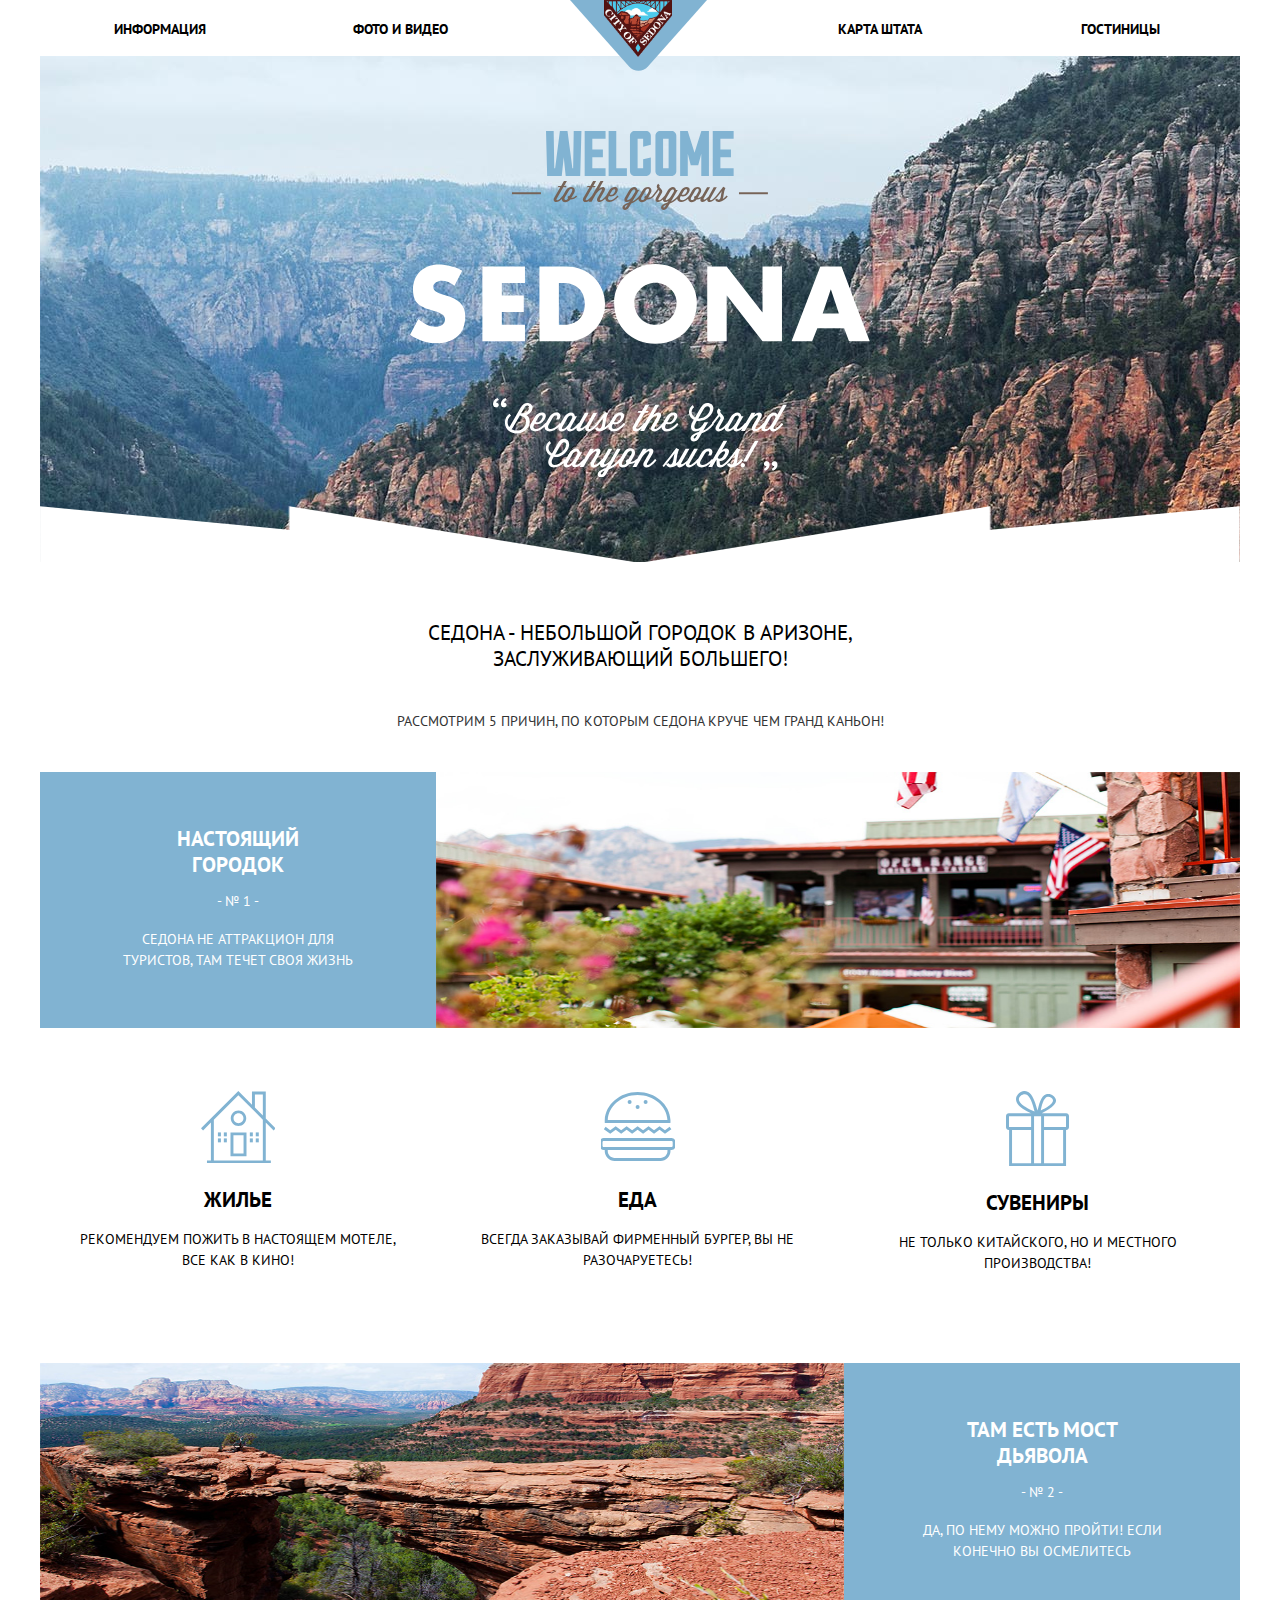
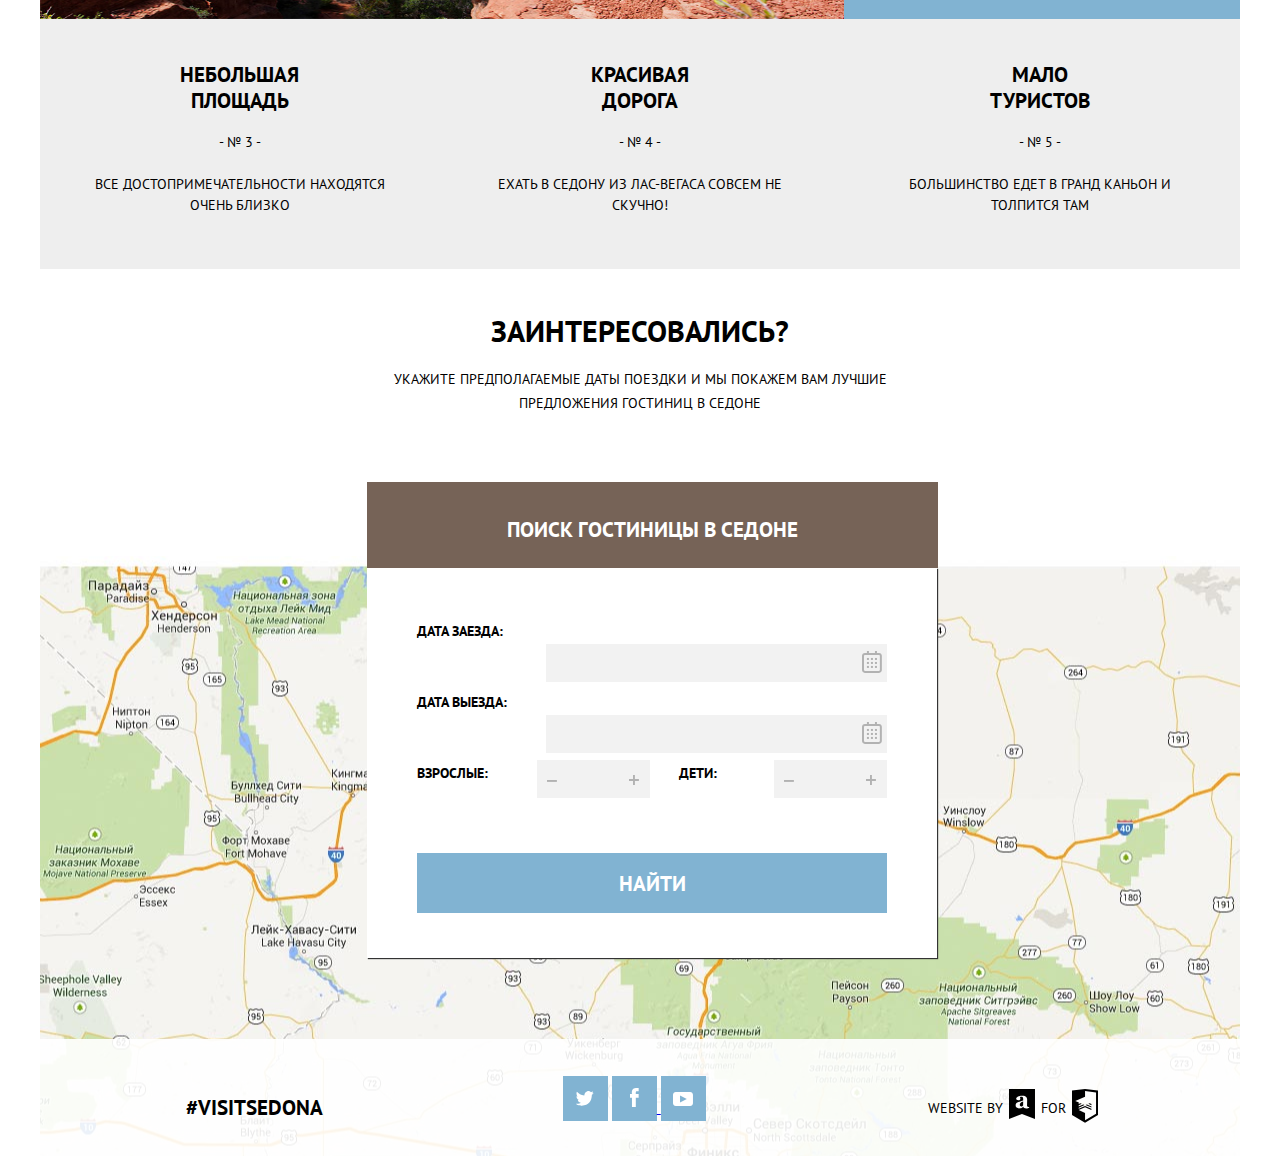
<file: index.html>
<!DOCTYPE html>
<html lang="ru">
<head>
	<meta charset="UTF-8">
	<meta http-equiv="X-UA-Compatible" content="IE=Edge">
	<meta name="viewport" content="width=device-width, initial-scale=1.0">
	<link href='http://fonts.googleapis.com/css?family=PT+Sans:400,700&subset=cyrillic,latin' rel='stylesheet' type='text/css'>
	<link rel="stylesheet" href="css/style.css">
	<title>Sedona</title>
</head>
<body>
	<div class="wrapper">
		<div class="mobile-menu-container">
			<nav class="mobile-menu-nav">
				<ul class="mobile-menu">
					<li class="mobile-menu__item">
						<a class="mobile-menu__item-link" href="#">Карта штата</a>
						<a class="mobile-menu__item-close" href="#">
							<svg class="mobile-menu__item-close-svg" version="1.0" id="Layer_1" xmlns:sketch="http://www.bohemiancoding.com/sketch/ns"
								 xmlns="http://www.w3.org/2000/svg" xmlns:xlink="http://www.w3.org/1999/xlink" x="0px" y="0px" width="22.265px"
								 height="22px" viewBox="-0.644 -30.093 21.265 22.262"
								 xml:space="preserve">
							<title></title>
							<polygon points="21.62,-10.605 13.263,-18.962 21.619,-27.318 18.845,-30.093 10.488,-21.737 2.132,-30.093 
								-0.643,-27.318 7.714,-18.962 -0.644,-10.605 2.131,-7.831 10.488,-16.188 18.846,-7.831 "/>
							</svg>
						</a>
					</li>
					<li class="mobile-menu__item">
						<a class="mobile-menu__item-link" href="#">Информация</a>
					</li>
					<li class="mobile-menu__item">
						<a class="mobile-menu__item-link" href="#">Фото и видео</a>
					</li>
					<li class="mobile-menu__item">
						<a class="mobile-menu__item-link" href="#">Гостиницы</a>
					</li>
				</ul>
			</nav>
		</div>
		<header class="page-header">
			<nav class="top-menu-nav">
				<ul class="top-menu">
					<li class="top-menu__item">
						<a class="top-menu__item-link" href="#">Информация</a>
					</li>
					<li class="top-menu__item">
						<a class="top-menu__item-link" href="#">Фото и видео</a>
					</li>
					<li class="top-menu__item">
						<a class="top-menu__logo-link" href="#">
							<img class="top-menu__logo-img" src="img/logo-sedona-retina.png" height="auto" width="68" alt="">
							<svg class="top-menu__triangle-svg" version="1.0" id="Layer_1" xmlns="http://www.w3.org/2000/svg" xmlns:xlink="http://www.w3.org/1999/xlink" x="0px" y="0px"
								 width="137px" height="70.778px" viewBox="0 0 137 70.778" enable-background="new 0 0 137 70.778" xml:space="preserve">
							<path d="M137,0h-14.173H14.173H0l31.279,35.161l0,0l27.8,31.249c5.182,5.824,13.66,5.824,18.842,0l27.8-31.249l0,0L137,0z"/>
							</svg>
						</a>
					</li>
					<li class="top-menu__item">
						<a class="top-menu__item-link" href="#">Карта штата</a>
					</li>
					<li class="top-menu__item">
						<a class="top-menu__item-link" href="#">Гостиницы</a>
					</li>
					<li class="top-menu__item top-menu__item-menu-open">
						<a class="mobile-menu-open" href="#">
							<svg class="mobile-menu__open-svg" xmlns:sketch="http://www.bohemiancoding.com/sketch/ns" xmlns="http://www.w3.org/2000/svg" xmlns:xlink="http://www.w3.org/1999/xlink" version="1.0" id="Layer_1" x="0px" y="0px" width="22.264px" height="22.262px" viewBox="0 0 22.264 22.262" enable-background="new 0 0 0 0" xml:space="preserve">
							<style>
								.style0{
									fill:	#81b3d2;Се
								}
							</style><title/>
							<rect x="0" y="9.2" width="22.3" height="3.9" class="style0"/>
							<title/>
							<rect x="0" y="0" width="22.3" height="3.9" class="style0"/>
							<title/>
							<rect x="0" y="18.3" width="22.3" height="3.9" class="style0"/>
							</svg>
						</a>
					</li>
				</ul>
			</nav>
		</header>
		<div class="welcome">
			<svg class="welcome__img" version="1.0" id="Layer_1" xmlns="http://www.w3.org/2000/svg" xmlns:xlink="http://www.w3.org/1999/xlink" x="0px" y="0px"
				 width="187.663px" height="44.918px" viewBox="0 0 187.663 44.918" enable-background="new 0 0 187.663 44.918"
				 xml:space="preserve">
			<g>
				<path d="M27.712,0h7.708l-1.21,44.918H19.685L17.71,26.373l-1.975,18.545H1.146L0,0h7.645l0.637,37.152H9.11L13.888,0h7.581
					l4.905,37.152h0.765L27.712,0z"/>
				<path d="M59.563,37.152v7.766H38.667V0h20.896v7.7H46.312v10.844h10.575v7.7H46.312v10.908H59.563z"/>
				<path d="M80.902,37.152v7.766H62.619V0h7.645v37.152H80.902z"/>
				<path d="M97.146,28.362l7.708-1.797v13.604c0,2.567-2.166,4.749-4.714,4.749H88.672c-2.612,0-4.714-2.182-4.714-4.749V4.749
					C83.958,2.117,86.061,0,88.672,0h11.467c2.548,0,4.714,2.117,4.714,4.749v9.112l-7.708,1.796V7.7h-5.543v29.452h5.543V28.362z"/>
				<path d="M125.619,0c2.548,0,4.714,2.117,4.714,4.749v35.42c0,2.567-2.166,4.749-4.714,4.749h-11.468
					c-2.611,0-4.714-2.182-4.714-4.749V4.749c0-2.631,2.103-4.749,4.714-4.749H125.619z M122.625,7.7h-5.543v29.452h5.543V7.7z"/>
				<path d="M155.366,0h7.581v44.918h-7.645V22.844l-3.058,11.422h-7.454l-2.994-11.422v22.074h-7.645V0h7.581l6.816,21.688L155.366,0z
					"/>
				<path d="M187.663,37.152v7.766h-20.896V0h20.896v7.7h-13.251v10.844h10.575v7.7h-10.575v10.908H187.663z"/>
			</g>
			</svg>
			<svg class="welcome__img" version="1.0" id="Layer_1" xmlns="http://www.w3.org/2000/svg" xmlns:xlink="http://www.w3.org/1999/xlink" x="0px" y="0px"
				 width="255.917px" height="28.91px" viewBox="0 0 255.917 28.91" enable-background="new 0 0 255.917 28.91" xml:space="preserve">
			<g>
				<path d="M63.999,14.454l-0.202,0.23c-1.353,1.468-3.023,2.188-4.521,2.217l2.822-4.866c1.814-3.138,0.144-6.104-2.678-6.104
					c-2.304,0-4.089,0.921-5.816,3.916l-1.468,2.562l-1.227,2.098l-0.154,0.177c-2.159,2.505-4.261,4.491-5.586,4.491
					c-0.662,0-1.037-0.461-0.345-1.641l6.421-11.201h2.447l0.864-1.44H52.08L54.902,0h-2.995l-2.822,4.895h-2.707l-0.864,1.44h2.735
					l-6.018,10.423c-1.267,2.217-0.374,4.262,2.044,4.262c1.739,0,3.662-1.309,5.511-3.084c-0.005,3.816,5.298,4.561,8.539,0.463h0.662
					c1.785,0,4.607-1.094,6.133-2.908C64.92,15.087,64.402,14.627,63.999,14.454z M57.607,14.656h-0.144
					c-0.979,0-1.756,0.806-1.756,1.786c0,0.373,0.115,0.719,0.288,1.008l-0.029,0.057c-1.411,2.419-4.837,1.958-3.052-1.151
					l2.274-3.945l1.44-2.447c2.102-3.57,4.981-2.16,3.167,0.95L57.607,14.656z"/>
				<path d="M105.455,14.454l-0.202,0.23c-2.16,2.505-4.924,4.491-7.025,4.491c-1.843,0-2.937-1.151-1.555-3.57l0.288-0.519
					c1.929,0.806,5.557,0.432,7.803-3.455l0.432-0.749c1.612-2.764,0.058-4.837-2.39-4.837c-2.419,0-4.348,1.267-5.615,3.455
					l-2.906,4.985l-0.173,0.198c-2.16,2.505-4.261,4.491-5.586,4.491c-0.662,0-1.037-0.461-0.346-1.641L92.5,9.962
					c1.295-2.275,0.058-3.916-1.613-3.916c-1.295,0-2.678,0.72-4.175,2.274L91.492,0h-2.995l-8.354,14.492l-0.168,0.192
					c-2.159,2.505-4.261,4.491-5.586,4.491c-0.662,0-1.037-0.461-0.345-1.641l6.421-11.201h2.447l0.864-1.44h-2.476L84.123,0h-2.995
					l-2.822,4.895H75.6l-0.864,1.44h2.735l-6.018,10.423c-1.267,2.217-0.374,4.262,2.044,4.262c1.213,0,2.517-0.639,3.822-1.627
					l-0.771,1.338h3.023l4.549-7.917c4.607-5.788,6.651-5.039,5.355-2.822l-3.887,6.767c-1.267,2.217-0.374,4.262,2.044,4.262
					c1.782,0,3.757-1.375,5.647-3.217c0.144,1.865,1.653,3.217,4.054,3.217c3.397,0,6.766-2.649,9.243-5.529
					C106.376,15.087,105.858,14.627,105.455,14.454z M99.754,10.25c1.728-2.965,4.78-2.476,2.995,0.634l-0.432,0.749
					c-1.439,2.447-3.369,2.39-4.492,1.987L99.754,10.25z"/>
				<path d="M214.624,14.454l-0.201,0.23c-1.095,1.295-2.419,2.447-3.6,3.253c0.95-2.85,0.749-7.227,2.592-11.056l-2.246-1.209
					c-1.238,1.699-3.944,5.615-6.651,8.782c0,0,0.001,0.001,0.001,0.001l-0.201,0.229c-2.159,2.505-4.261,4.491-5.586,4.491
					c-0.662,0-1.036-0.461-0.345-1.641l6.392-11.201h-2.994l-5.327,9.3c-2.274,2.072-4.031,3.225-4.606,2.965
					c-0.749-0.316,0-1.439,0.374-2.072l5.845-10.193h-2.994l-4.694,8.124l-0.198,0.227c-1.354,1.468-3.023,2.188-4.521,2.217
					l2.821-4.866c1.814-3.138,0.145-6.104-2.678-6.104c-2.303,0-4.088,0.921-5.815,3.916l-1.469,2.562l-1.226,2.097l-0.155,0.178
					c-2.159,2.505-4.924,4.491-7.025,4.491c-1.843,0-2.938-1.151-1.555-3.57l0.288-0.519c1.929,0.806,5.557,0.432,7.803-3.455
					l0.432-0.749c1.612-2.764,0.058-4.837-2.39-4.837c-2.419,0-4.348,1.267-5.615,3.455l-2.904,4.984l-0.175,0.199
					c-2.476,2.851-4.606,4.692-6.968,5.7l6.709-11.459h-1.757c0-1.238-1.267-2.879-3.138-2.879c-1.612,0-3.858,1.267-5.126,3.455
					l-2.871,4.957c-0.002-0.001-0.005-0.003-0.007-0.004l-0.201,0.23c-2.159,2.505-4.262,4.491-5.586,4.491
					c-0.662,0-1.036-0.461-0.346-1.641l2.995-5.241c1.036-1.814,0.547-2.879-0.433-4.06l-1.67-2.016
					c-0.432-0.547-0.432-1.152,0.173-1.728l-1.555-1.699c-1.699,1.526-1.843,3.225-0.777,4.607l0.259,0.346
					c-1.324,1.872-3.109,4.405-5.067,6.709c0,0,0.001,0.001,0.001,0.001l-0.2,0.229c-1.354,1.468-3.023,2.188-4.521,2.217l2.821-4.866
					c1.814-3.138,0.145-6.104-2.678-6.104c-2.303,0-4.088,0.921-5.815,3.916l-1.469,2.562l-1.228,2.101l-0.152,0.174
					c-2.477,2.851-4.607,4.692-6.968,5.7l6.709-11.459h-1.756c0-1.238-1.267-2.879-3.139-2.879c-1.612,0-3.858,1.267-5.125,3.455
					l-4.204,7.256c-1.267,2.217-0.374,4.262,2.044,4.262c0.835,0,1.843-0.375,2.851-1.008l-0.835,1.41
					c-4.031,1.238-6.565,2.879-6.565,5.125c0,2.88,4.405,3.484,6.565-0.201l2.275-3.945c2.396-0.747,4.743-2.156,7.18-4.482
					c-0.022,3.832,5.293,4.585,8.539,0.48h0.662c1.785,0,4.607-1.094,6.133-2.908c0,0-0.001-0.001-0.001-0.001
					c1.439-1.67,2.562-3.167,4.951-6.419l0.403,0.489c0.374,0.49,0.519,1.094,0.173,1.699l-3.167,5.5
					c-1.268,2.217-0.375,4.262,2.044,4.262c1.518,0,3.176-0.997,4.802-2.43c-0.049,1.391,0.879,2.43,2.597,2.43
					c0.835,0,1.843-0.375,2.851-1.008l-0.835,1.41c-4.031,1.238-6.564,2.879-6.564,5.125c0,2.88,4.405,3.484,6.564-0.201l2.274-3.945
					c2.44-0.761,4.83-2.214,7.315-4.617c0.134,1.875,1.647,3.236,4.057,3.236c2.438,0,4.859-1.367,6.948-3.201
					c-0.118,3.92,5.266,4.721,8.541,0.58h0.662c0.938,0,2.158-0.308,3.329-0.856c-0.805,2.081-0.063,3.478,1.65,3.478
					c1.641,0,3.483-1.498,4.923-2.88c-0.288,1.612,0.662,2.88,2.562,2.88c2.477,0,5.327-2.649,7.804-5.529c0,0-0.001-0.001-0.001-0.001
					c1.698-1.958,3.195-4.059,4.261-5.469c-1.181,3.109-0.548,8.695-3.398,8.695c-1.008,0-1.41-1.094-1.41-1.094l-1.872,0.979
					c0,0,0.547,2.42,3.282,2.42c0.288,0,0.548-0.029,0.835-0.059c0.029,0,0.058-0.028,0.087-0.028c3.052-0.403,6.075-2.821,8.321-5.442
					C215.574,15.03,215.055,14.569,214.624,14.454z M171.641,10.25c1.728-2.965,4.779-2.476,2.994,0.634l-0.432,0.749
					c-1.44,2.447-3.369,2.39-4.492,1.987L171.641,10.25z M114.465,25.855c-0.634,1.123-1.641,0.951-1.641,0.145
					c0-0.777,0.72-1.67,2.994-2.562L114.465,25.855z M115.847,19.176c-0.662,0-1.037-0.461-0.345-1.641l4.175-7.285
					c1.612-2.793,4.809-2.073,3.34,0.634l-2.274,3.973C118.928,17.766,117.114,19.176,115.847,19.176z M134.244,14.656h-0.145
					c-0.979,0-1.756,0.806-1.756,1.786c0,0.373,0.115,0.719,0.288,1.008l-0.029,0.057c-1.41,2.419-4.837,1.958-3.052-1.151l2.274-3.945
					l1.439-2.447c2.103-3.57,4.981-2.16,3.168,0.95L134.244,14.656z M153.071,25.855c-0.634,1.123-1.642,0.951-1.642,0.145
					c0-0.777,0.72-1.67,2.995-2.562L153.071,25.855z M154.453,19.176c-0.662,0-1.036-0.461-0.346-1.641l4.176-7.285
					c1.612-2.793,4.808-2.073,3.34,0.634l-2.275,3.973C157.534,17.766,155.719,19.176,154.453,19.176z M183.992,14.656h-0.145
					c-0.979,0-1.756,0.806-1.756,1.786c0,0.373,0.115,0.719,0.288,1.008l-0.029,0.057c-1.41,2.419-4.837,1.958-3.052-1.151l2.274-3.945
					l1.439-2.447c2.103-3.57,4.981-2.16,3.168,0.95L183.992,14.656z"/>
			</g>
			<rect y="11.275" width="28.917" height="1.958"/>
			<rect x="227" y="11.275" width="28.918" height="1.958"/>
			</svg>
			<svg class="welcome__img" version="1.0" id="Layer_1" xmlns="http://www.w3.org/2000/svg" xmlns:xlink="http://www.w3.org/1999/xlink" x="0px" y="0px"
				 width="459.755px" height="79.804px" viewBox="0 0 459.755 79.804" enable-background="new 0 0 459.755 79.804"
				 xml:space="preserve">
			<g>
				<path d="M44.468,21.737c-3.573-2.978-8.139-4.963-12.903-4.963c-3.573,0-8.338,2.084-8.338,6.253c0,4.368,5.261,6.055,8.636,7.146
					l4.963,1.489c10.422,3.077,18.462,8.337,18.462,20.447c0,7.445-1.787,15.088-7.742,20.15c-5.856,4.963-13.698,7.047-21.241,7.047
					c-9.43,0-18.661-3.176-26.304-8.537l8.338-15.682c4.864,4.268,10.621,7.742,17.271,7.742c4.566,0,9.43-2.283,9.43-7.544
					c0-5.46-7.643-7.345-11.812-8.536c-12.208-3.475-20.249-6.65-20.249-21.143c0-15.187,10.819-25.112,25.807-25.112
					c7.543,0,16.775,2.382,23.425,6.154L44.468,21.737z"/>
				<path d="M91.833,18.958v12.506h21.936v16.478H91.833v12.902h23.127v16.478H72.378V2.481h42.582v16.477H91.833z"/>
				<path d="M129.418,2.481h27.594c20.844,0,38.016,16.377,38.016,37.42c0,21.042-17.271,37.42-38.016,37.42h-27.594V2.481z
					 M148.873,60.845h4.367c11.613,0,21.54-6.352,21.54-20.943c0-13.4-8.834-20.943-21.341-20.943h-4.566V60.845z"/>
				<path d="M286.873,38.512c0,24.219-17.37,41.292-41.391,41.292s-41.391-17.072-41.391-41.292C204.091,15.881,223.943,0,245.482,0
					S286.873,15.881,286.873,38.512z M224.34,38.611c0,12.903,9.529,22.333,21.142,22.333s21.142-9.43,21.142-22.333
					c0-10.323-9.528-19.752-21.142-19.752S224.34,28.289,224.34,38.611z"/>
				<path d="M297.239,2.481h19.455l35.634,45.758h0.198V2.481h19.454v74.841h-19.454l-35.634-45.857h-0.198v45.857h-19.455V2.481z"/>
				<path d="M407.347,64.319l-5.161,13.003h-20.646l28.785-74.841h21.241l28.189,74.841H439.01l-4.863-13.003H407.347z M420.945,25.608
					h-0.199l-8.039,23.822h16.179L420.945,25.608z"/>
			</g>
			</svg>
			<svg class="welcome__img" version="1.0" id="Layer_1" xmlns="http://www.w3.org/2000/svg" xmlns:xlink="http://www.w3.org/1999/xlink" x="0px" y="0px"
				 width="293.826px" height="79.393px" viewBox="0 0 293.826 79.393" enable-background="new 0 0 293.826 79.393"
				 xml:space="preserve">
			<g>
				<path d="M33.419,17.06c7.658-2.589,8.242-12.181,0.693-12.181c-2.079,0-4.559,1.459-6.272,4.449L17.628,26.979
					c-0.474,0.839-0.948,1.532-1.458,2.151c-2.626-3.61-1.86-9.007,1.823-11.378l-1.532-1.933c-7.95,5.069-5.616,19.693,7.659,19.693
					C35.462,35.513,40.713,21.91,33.419,17.06z M24.047,32.595c-2.261,0-4.048-0.511-5.47-1.313c0.657-0.766,1.313-1.714,1.896-2.699
					l6.382-11.05l1.021,0.109C36.774,19.503,33.237,32.595,24.047,32.595z M28.131,15.309l3.063-5.251
					c2.771-4.777,6.309-1.969,4.413,1.604C34.149,14.397,31.997,15.236,28.131,15.309z"/>
				<path d="M65.499,29.321c-0.629,2.248,0.573,4.076,3.146,4.076c1.532,0,3.428-0.985,5.251-2.48c0.183,1.459,1.35,2.48,3.282,2.48
					c2.02,0,4.235-1.395,6.394-3.358c-0.42,2.048,0.541,3.358,2.41,3.358c2.079,0,4.413-1.896,6.236-3.647
					c-0.365,2.042,0.839,3.647,3.246,3.647c3.136,0,6.747-3.355,9.883-7.002c-0.025-0.05-0.069-0.102-0.101-0.152
					c2.097-2.437,3.946-5.026,5.268-6.777c-1.496,3.939-0.693,11.014-4.304,11.014c-1.276,0-1.787-1.386-1.787-1.386l-2.371,1.24
					c0,0,0.693,3.063,4.157,3.063c0.365,0,0.693-0.037,1.058-0.073c0.037,0,0.073-0.036,0.109-0.036
					c2.786-0.368,5.55-2.064,7.943-4.224c0.058,2.495,1.995,4.333,5.145,4.333c4.303,0,8.57-3.355,11.707-7.002
					c-0.255-0.511-0.912-1.094-1.422-1.313l-0.255,0.292c-2.735,3.172-6.236,5.689-8.898,5.689c-2.334,0-3.72-1.459-1.969-4.522
					l0.365-0.657c2.443,1.021,7.039,0.547,9.883-4.376l0.547-0.948c2.042-3.501,0.073-6.127-3.027-6.127
					c-3.063,0-5.507,1.605-7.111,4.376l-3.683,6.318c-0.035-0.012-0.071-0.037-0.105-0.046l-0.255,0.292
					c-1.386,1.641-3.063,3.1-4.558,4.121c1.203-3.61,0.948-9.153,3.282-14.004l-2.844-1.532c-1.568,2.152-4.996,7.112-8.424,11.123
					c0.032,0.046,0.074,0.091,0.11,0.138l-0.135,0.154c-2.735,3.172-5.397,5.689-7.075,5.689c-0.838,0-1.312-0.583-0.438-2.079
					l8.096-14.187h-3.793l-6.747,11.779c-2.881,2.626-5.105,4.084-5.835,3.756c-0.948-0.401,0-1.823,0.474-2.625l7.403-12.91h-3.793
					l-6.036,10.446c-0.098-0.06-0.196-0.123-0.288-0.162l-0.255,0.292c-2.735,3.172-5.397,5.689-7.075,5.689
					c-0.838,0-1.312-0.583-0.438-2.079l6.127-10.722h-2.152c0.146-1.605-1.495-3.83-3.975-3.83c-2.042,0-4.887,1.605-6.491,4.376
					l-3.846,6.637c-0.195-0.152-0.394-0.286-0.577-0.365l-0.255,0.292c-2.735,3.172-6.236,5.689-8.898,5.689
					c-2.334,0-3.72-1.459-1.97-4.522l3.902-6.783c2.188-3.756,6.054-3.136,3.792,0.802l-0.547,0.948h3.1l0.547-0.948
					c2.042-3.501,0.073-6.127-3.027-6.127c-3.063,0-5.507,1.605-7.111,4.376l-3.77,6.467c-0.118-0.077-0.236-0.147-0.347-0.195
					l-0.255,0.292c-2.735,3.172-6.236,5.689-8.898,5.689c-2.334,0-3.72-1.459-1.97-4.522l0.365-0.657
					c2.443,1.021,7.039,0.547,9.883-4.376l0.547-0.948c2.042-3.501,0.073-6.127-3.027-6.127c-3.063,0-5.507,1.605-7.111,4.376
					l-3.975,6.819c-2.371,4.048-0.328,7.768,4.157,7.768c3.341,0,6.657-2.024,9.442-4.635c-0.098,2.647,1.865,4.635,5.141,4.635
					C59.77,33.397,62.847,31.656,65.499,29.321z M123.528,19.758c2.188-3.756,6.054-3.136,3.792,0.802l-0.547,0.948
					c-1.823,3.1-4.267,3.027-5.689,2.516L123.528,19.758z M69.337,28.985l5.288-9.227c2.042-3.538,6.09-2.626,4.23,0.802l-2.954,5.179
					c-2.297,3.61-4.559,5.324-6.126,5.324C68.936,31.063,68.462,30.48,69.337,28.985z M45.153,19.758
					c2.188-3.756,6.054-3.136,3.792,0.802l-0.547,0.948c-1.823,3.1-4.267,3.027-5.689,2.516L45.153,19.758z"/>
				<path d="M173.737,33.397c4.304,0,8.57-3.355,11.706-7.002c-0.255-0.511-0.911-1.094-1.422-1.313l-0.255,0.292
					c-2.735,3.172-6.236,5.689-8.898,5.689c-2.334,0-3.72-1.459-1.97-4.522l0.365-0.657c2.443,1.021,7.038,0.547,9.883-4.376
					l0.547-0.948c2.042-3.501,0.073-6.127-3.027-6.127c-3.062,0-5.506,1.605-7.111,4.376l-3.693,6.336
					c-0.037-0.019-0.077-0.048-0.113-0.064l-0.256,0.292c-2.734,3.172-5.396,5.689-7.074,5.689c-0.839,0-1.313-0.583-0.438-2.079
					l5.47-9.591c1.642-2.881,0.073-4.96-2.042-4.96c-1.642,0-3.392,0.912-5.288,2.881l6.054-10.54h-3.793l-10.697,18.559
					c-0.148-0.104-0.297-0.192-0.434-0.251l-0.256,0.292c-2.735,3.172-5.397,5.689-7.075,5.689c-0.838,0-1.312-0.583-0.438-2.079
					l8.133-14.187h3.1l1.095-1.823h-3.137l3.574-6.2h-3.793l-3.574,6.2h-3.428l-1.094,1.823h3.464L140.199,28
					c-1.604,2.808-0.474,5.397,2.589,5.397c1.885,0,3.941-1.216,5.962-2.975l-1.504,2.61h3.83l5.762-10.029
					c5.835-7.33,8.424-6.382,6.783-3.574L158.698,28c-1.604,2.808-0.475,5.397,2.589,5.397c2.305,0,4.864-1.813,7.304-4.221
					C168.703,31.615,170.633,33.397,173.737,33.397z M176.8,19.758c2.188-3.756,6.054-3.136,3.793,0.802l-0.547,0.948
					c-1.824,3.1-4.268,3.027-5.689,2.516L176.8,19.758z"/>
				<path d="M288.756,25.083l-0.256,0.292c-2.734,3.172-5.397,5.689-7.074,5.689c-0.839,0-1.313-0.583-0.438-2.079l12.837-22.209
					h-3.793l-5.58,9.628c-0.656-1.058-1.896-1.97-3.464-1.97c-2.043,0-4.888,1.605-6.492,4.376l-3.711,6.406
					c-0.08-0.047-0.162-0.101-0.237-0.133l-0.256,0.292c-2.734,3.172-5.396,5.689-7.074,5.689c-0.839,0-1.313-0.583-0.438-2.079
					l5.47-9.591c1.642-2.881,0.073-4.96-2.042-4.96c-1.642,0-3.355,0.875-5.252,2.845l1.423-2.48h-3.793l-6.062,10.487
					c-0.123-0.081-0.246-0.153-0.36-0.203l-0.256,0.292c-2.734,3.172-5.397,5.689-7.074,5.689c-0.839,0-1.313-0.583-0.438-2.079
					l6.126-10.722h-2.151c0.146-1.605-1.495-3.83-3.975-3.83c-2.043,0-4.888,1.605-6.492,4.376l-3.667,6.329l-0.206,0.235
					c-2.734,3.172-5.397,5.689-7.074,5.689c-0.839,0-1.313-0.583-0.438-2.079l3.792-6.637c1.313-2.298,0.693-3.647-0.547-5.142
					l-2.115-2.553c-0.547-0.693-0.547-1.458,0.219-2.188l-1.969-2.151c-2.152,1.933-2.334,4.084-0.985,5.835l0.329,0.438
					c-1.678,2.371-3.939,5.58-6.419,8.497c0.074,0.108,0.163,0.215,0.258,0.322c-3.125,3.592-5.781,5.918-8.763,7.191l4.813-8.242
					h-3.792l-0.401,0.657c-2.006,3.537-4.304,6.054-7.258,6.054c-2.589,0-3.062-2.589-0.802-6.455l1.058-1.86
					c0.692,0.109,1.386,0.183,2.151,0.183c13.493,0,20.021-18.052,8.133-18.052c-2.079,0-4.559,1.459-6.272,4.449l-5.908,10.175
					c-2.225-1.167-3.392-3.282-3.392-5.397c0-1.75,0.803-3.501,2.443-4.777l-1.24-2.225c-2.698,1.933-3.901,4.522-3.901,7.075
					c0,3.027,1.714,5.944,4.777,7.549l-1.131,1.969c-2.662,4.595-2.188,9.701,3.173,9.701c1.604,0,2.954-0.474,4.121-1.204
					l-0.985,1.714c-5.142,1.568-8.314,3.646-8.314,6.491c0,3.647,5.58,4.413,8.314-0.255l2.918-4.996
					c3.938-1.24,7.804-3.938,11.962-8.752c-0.059-0.117-0.143-0.238-0.236-0.357c1.684-1.979,3.114-3.888,5.97-7.775l0.51,0.62
					c0.475,0.62,0.657,1.386,0.219,2.152L223.238,28c-1.605,2.808-0.475,5.397,2.589,5.397c1.907,0,3.989-1.244,6.033-3.036
					c-0.044,1.745,1.149,3.036,3.311,3.036c1.531,0,3.428-0.985,5.251-2.48c0.183,1.459,1.35,2.48,3.282,2.48
					c1.816,0,3.792-1.129,5.742-2.785l-1.398,2.42h3.829l5.798-10.102c5.799-7.257,8.388-6.309,6.747-3.501L259.499,28
					c-1.604,2.808-0.475,5.397,2.589,5.397c2.016,0,4.226-1.388,6.381-3.346c-0.202,1.901,1.006,3.346,3.294,3.346
					c1.531,0,3.428-0.985,5.251-2.48c0.183,1.459,1.35,2.48,3.282,2.48c3.137,0,6.747-3.355,9.883-7.002
					C289.923,25.885,289.267,25.301,288.756,25.083z M210.793,10.933c1.131-1.933,2.371-2.771,3.429-2.771
					c6.018,0,1.787,12.253-8.133,12.253h-0.766L210.793,10.933z M202.734,39.524c-0.802,1.422-2.078,1.204-2.078,0.183
					c0-0.985,0.875-2.115,3.793-3.246L202.734,39.524z M242.427,25.739c-2.298,3.61-4.559,5.324-6.127,5.324
					c-0.839,0-1.312-0.583-0.438-2.079l5.288-9.227c2.042-3.538,6.09-2.626,4.23,0.802L242.427,25.739z M279.128,25.52
					c-2.298,3.756-4.632,5.543-6.236,5.543c-0.839,0-1.312-0.583-0.438-2.079l5.288-9.227c2.042-3.538,6.09-2.626,4.23,0.802h0.036
					L279.128,25.52z"/>
				<path d="M162.051,61.082l-0.255,0.293c-2.735,3.172-5.397,5.688-7.075,5.688c-0.839,0-1.312-0.583-0.438-2.079l5.471-9.591
					c1.641-2.881,0.072-4.96-2.043-4.96c-1.641,0-3.354,0.875-5.251,2.845l1.422-2.479h-3.793l-6.112,10.574
					c-0.165-0.119-0.331-0.225-0.484-0.291l-0.255,0.293c-1.714,1.859-3.83,2.771-5.726,2.808l3.574-6.163
					c2.297-3.976,0.182-7.731-3.392-7.731c-2.917,0-5.178,1.167-7.367,4.96l-1.86,3.245l-1.626,2.782
					c-0.117-0.076-0.234-0.146-0.343-0.193l-0.255,0.293c-3.136,3.609-5.798,5.943-8.789,7.221l10.394-17.797h-3.792l-6.71,11.67
					c-2.917,2.698-5.178,4.193-5.908,3.865c-0.948-0.4,0-1.823,0.474-2.625l7.403-12.91h-3.793l-6.051,10.47
					c-0.113-0.072-0.226-0.142-0.331-0.187l-0.255,0.293c-2.735,3.172-5.397,5.688-7.075,5.688c-0.838,0-1.312-0.583-0.438-2.079
					l5.47-9.591c1.641-2.881,0.073-4.96-2.042-4.96c-1.641,0-3.355,0.875-5.251,2.845l1.422-2.479h-3.793l-6.062,10.486
					c-0.123-0.081-0.246-0.153-0.36-0.203l-0.255,0.293c-2.735,3.172-5.397,5.688-7.075,5.688c-0.838,0-1.312-0.583-0.438-2.079
					l6.127-10.721h-2.152c0.146-1.605-1.495-3.83-3.975-3.83c-2.042,0-4.887,1.605-6.491,4.377l-3.918,6.762
					c-0.259-0.235-0.558-0.417-0.831-0.49l-0.255,0.293c-2.735,3.172-6.09,5.688-9.847,5.688c-2.589,0-4.157-2.589-1.896-6.455
					l1.058-1.86c0.693,0.109,1.386,0.184,2.151,0.184c4.048,0,8.643-2.08,11.634-7.295c1.057-1.859,1.531-3.609,1.531-5.105
					c0-3.428-2.225-5.652-5.032-5.652c-2.079,0-4.559,1.459-6.273,4.449l-5.908,10.175c-2.225-1.167-3.392-3.282-3.392-5.397
					c0-1.75,0.802-3.501,2.443-4.777l-1.24-2.225c-2.699,1.934-3.902,4.521-3.902,7.075c0,3.026,1.714,5.944,4.777,7.549l-1.13,1.97
					c-2.662,4.595-1.094,9.7,4.267,9.7c4.241,0,7.353-1.889,9.968-4.372c-0.826,2.383,0.374,4.372,3.059,4.372
					c1.532,0,3.428-0.985,5.251-2.479c0.183,1.459,1.35,2.479,3.282,2.479c1.816,0,3.792-1.129,5.742-2.784l-1.399,2.42h3.83
					l5.798-10.102c5.798-7.258,8.388-6.31,6.747-3.502L98.09,64c-1.604,2.809-0.474,5.397,2.589,5.397c2.041,0,4.282-1.425,6.464-3.423
					c-0.455,2.086,0.509,3.423,2.398,3.423c1.824,0,3.902-1.532,5.616-3.063l-2.079,3.574c-5.142,1.531-8.351,3.646-8.351,6.491
					c0,3.647,5.58,4.413,8.314-0.255l2.917-4.996c3.171-0.998,6.297-2.965,9.563-6.196c-0.524,5.297,6.533,6.505,10.786,1.126h0.839
					c1.385,0,3.26-0.523,4.952-1.455l-2.549,4.41h3.83l5.798-10.102c5.798-7.258,8.388-6.31,6.747-3.502L151.001,64
					c-1.604,2.809-0.475,5.397,2.59,5.397c3.136,0,6.746-3.354,9.883-7.002C163.218,61.885,162.562,61.301,162.051,61.082z
					 M67.664,46.933c1.13-1.933,2.371-2.771,3.428-2.771c1.422,0,2.079,0.948,2.079,2.334c0,3.538-4.303,9.919-10.211,9.919h-0.766
					L67.664,46.933z M81.019,61.739c-2.297,3.61-4.559,5.324-6.127,5.324c-0.838,0-1.312-0.583-0.438-2.079l5.288-9.227
					c2.042-3.537,6.09-2.625,4.23,0.803L81.019,61.739z M109.87,75.523c-0.803,1.423-2.079,1.204-2.079,0.184
					c0-0.985,0.912-2.115,3.829-3.246L109.87,75.523z M135.397,61.338h-0.183c-1.24,0-2.225,1.021-2.225,2.262
					c0,0.474,0.146,0.911,0.365,1.275l-0.036,0.073c-1.787,3.063-6.127,2.479-3.866-1.459l2.881-4.996l1.823-3.1
					c2.663-4.522,6.309-2.735,4.012,1.204L135.397,61.338z"/>
				<path d="M249.958,62.396c-0.219-0.583-0.875-1.167-1.422-1.313l-0.256,0.293c-1.386,1.641-3.063,3.1-4.559,4.12
					c1.204-3.61,0.948-9.153,3.282-14.004l-2.845-1.532c-1.567,2.152-4.996,7.112-8.424,11.123c0.006,0.01,0.015,0.018,0.021,0.026
					c-0.015-0.007-0.031-0.02-0.046-0.026l-0.255,0.293c-2.735,3.172-5.397,5.688-7.075,5.688c-0.839,0-1.641-0.839-1.641-2.553v-1.568
					c2.662,0.328,5.47-1.423,7.257-4.522l1.021-1.75c3.537-6.054-2.225-8.06-6.091-4.521l5.397-9.373h-3.793l-10.816,18.766
					c-0.23-0.195-0.475-0.364-0.695-0.459l-0.255,0.293c-2.735,3.172-6.236,5.688-8.898,5.688c-2.334,0-3.72-1.459-1.97-4.522
					l3.902-6.783c2.188-3.756,6.054-3.136,3.793,0.803l-0.547,0.948h3.1l0.547-0.948c2.042-3.501,0.073-6.127-3.027-6.127
					c-3.062,0-5.507,1.605-7.111,4.377l-3.732,6.404c-0.079-0.047-0.161-0.101-0.235-0.133l-0.256,0.293
					c-2.734,3.172-5.396,5.688-7.074,5.688c-0.839,0-1.313-0.583-0.438-2.079l8.096-14.186h-3.793l-6.746,11.779
					c-2.882,2.625-5.106,4.084-5.835,3.756c-0.948-0.4,0-1.823,0.474-2.625l7.403-12.91h-3.793l-7.365,12.744
					c-0.821,0.746-1.66,1.413-2.45,1.952c1.203-3.61,0.948-9.153,3.282-14.004l-2.845-1.532c-1.568,2.152-10.32,13.75-13.749,17.761
					c0.328,0.474,0.876,0.948,1.423,1.313c2.151-2.48,9.372-11.779,10.722-13.566c-1.495,3.938-0.693,11.014-4.304,11.014
					c-1.276,0-1.787-1.387-1.787-1.387l-2.37,1.24c0,0,0.693,3.063,4.157,3.063c0.365,0,0.693-0.036,1.058-0.073
					c0.036,0,0.073-0.036,0.109-0.036c1.926-0.255,3.841-1.142,5.631-2.379c-0.013,1.542,0.919,2.488,2.508,2.488
					c2.078,0,4.412-1.896,6.235-3.647c-0.364,2.043,0.839,3.647,3.246,3.647c2.355,0,4.979-1.893,7.467-4.38
					c0.034,2.519,1.975,4.38,5.145,4.38c3.078,0,6.136-1.72,8.776-4.032l-2.114,3.668h3.829l4.34-7.549v3.026
					c0,3.245,0.62,4.887,3.683,4.887c3.137,0,6.747-3.354,9.884-7.002c-0.006-0.011-0.017-0.022-0.022-0.034
					c0.016,0.012,0.031,0.023,0.047,0.034c2.152-2.479,4.049-5.142,5.397-6.929c-1.495,3.938-0.692,11.014-4.303,11.014
					c-1.276,0-1.787-1.387-1.787-1.387l-2.37,1.24c0,0,0.692,3.063,4.157,3.063c0.364,0,0.692-0.036,1.058-0.073
					c0.036,0,0.072-0.036,0.109-0.036C243.285,68.777,247.114,65.714,249.958,62.396z M224.77,59.405l1.094-1.896
					c4.377-6.091,7.367-4.413,6.018-2.115l-1.823,3.136C228.927,60.499,225.609,61.885,224.77,59.405z"/>
				<path d="M249.811,64.984c-1.239,0-2.188,0.984-2.188,2.225s0.948,2.188,2.188,2.188c1.24,0,2.225-0.948,2.225-2.188
					S251.051,64.984,249.811,64.984z"/>
				<polygon points="249.994,63.489 253.823,63.489 265.711,42.775 261.919,42.775 	"/>
			</g>
			<g>
				<path d="M5.75,6.9c0,0.293-0.057,0.587-0.169,0.879C5.468,8.073,5.299,8.338,5.074,8.575C4.848,8.812,4.572,9.003,4.245,9.15
					c-0.327,0.147-0.694,0.22-1.1,0.22c-0.451,0-0.885-0.084-1.302-0.253C1.426,8.947,1.071,8.705,0.778,8.389
					C0.529,8.096,0.338,7.746,0.203,7.34C0.067,6.934,0,6.506,0,6.055c0-0.856,0.152-1.646,0.457-2.368
					c0.304-0.722,0.738-1.364,1.302-1.928C2.007,1.511,2.288,1.28,2.604,1.065C2.92,0.852,3.219,0.671,3.501,0.524
					C3.782,0.378,4.025,0.26,4.228,0.169C4.431,0.079,4.555,0.023,4.6,0l1.353,1.996c-0.249,0.09-0.524,0.209-0.829,0.355
					C4.82,2.498,4.532,2.678,4.262,2.892C3.991,3.106,3.766,3.36,3.585,3.653C3.405,3.946,3.303,4.285,3.281,4.668
					c0.654,0,1.229,0.192,1.725,0.575S5.75,6.179,5.75,6.9z M13.616,6.9c0,0.293-0.057,0.587-0.169,0.879
					c-0.113,0.293-0.282,0.558-0.507,0.795c-0.226,0.237-0.502,0.429-0.829,0.575c-0.328,0.147-0.694,0.22-1.1,0.22
					c-0.451,0-0.885-0.084-1.302-0.253C9.292,8.947,8.937,8.705,8.644,8.389C8.396,8.096,8.204,7.746,8.069,7.34
					C7.934,6.934,7.866,6.506,7.866,6.055c0-0.856,0.152-1.646,0.457-2.368c0.304-0.722,0.738-1.364,1.302-1.928
					c0.248-0.248,0.529-0.479,0.846-0.693c0.315-0.214,0.614-0.394,0.896-0.541c0.282-0.146,0.524-0.265,0.728-0.355
					c0.203-0.09,0.327-0.146,0.372-0.169l1.353,1.996c-0.249,0.09-0.524,0.209-0.829,0.355c-0.305,0.147-0.592,0.327-0.863,0.541
					c-0.271,0.214-0.496,0.468-0.676,0.761c-0.181,0.293-0.282,0.631-0.305,1.015c0.654,0,1.229,0.192,1.725,0.575
					C13.368,5.626,13.616,6.179,13.616,6.9z"/>
			</g>
			<g>
				<path d="M278.776,65.842c0-0.294,0.057-0.588,0.168-0.88c0.113-0.294,0.283-0.558,0.508-0.795c0.226-0.237,0.502-0.429,0.828-0.575
					c0.328-0.146,0.694-0.22,1.1-0.22c0.451,0,0.886,0.085,1.303,0.253c0.418,0.17,0.772,0.412,1.065,0.729
					c0.249,0.293,0.44,0.643,0.575,1.048c0.135,0.406,0.203,0.834,0.203,1.286c0,0.855-0.152,1.645-0.457,2.367
					c-0.305,0.722-0.738,1.364-1.303,1.928c-0.248,0.248-0.529,0.479-0.846,0.693c-0.314,0.215-0.613,0.395-0.896,0.541
					c-0.281,0.146-0.523,0.266-0.727,0.355s-0.326,0.146-0.372,0.17l-1.353-1.996c0.248-0.09,0.523-0.209,0.828-0.355
					s0.592-0.327,0.863-0.541c0.27-0.215,0.496-0.469,0.676-0.762c0.181-0.293,0.282-0.631,0.305-1.014
					c-0.654,0-1.229-0.192-1.725-0.576C279.024,67.115,278.776,66.562,278.776,65.842z M270.909,65.842c0-0.294,0.057-0.588,0.17-0.88
					c0.113-0.294,0.281-0.558,0.507-0.795s0.503-0.429,0.829-0.575c0.327-0.146,0.693-0.22,1.1-0.22c0.451,0,0.885,0.085,1.302,0.253
					c0.417,0.17,0.772,0.412,1.065,0.729c0.248,0.293,0.439,0.643,0.575,1.048c0.136,0.406,0.202,0.834,0.202,1.286
					c0,0.855-0.151,1.645-0.456,2.367c-0.304,0.722-0.738,1.364-1.302,1.928c-0.248,0.248-0.529,0.479-0.846,0.693
					s-0.614,0.395-0.896,0.541c-0.281,0.146-0.524,0.266-0.728,0.355s-0.327,0.146-0.372,0.17l-1.354-1.996
					c0.249-0.09,0.525-0.209,0.829-0.355c0.305-0.146,0.593-0.327,0.862-0.541c0.271-0.215,0.496-0.469,0.677-0.762
					s0.282-0.631,0.305-1.014c-0.653,0-1.229-0.192-1.726-0.576C271.158,67.115,270.909,66.562,270.909,65.842z"/>
			</g>
			</svg>
			<div class="welcome-container">
				<h3 class="welcome__info">Седона - небольшой городок в Аризоне, заслуживающий большего!</h3>
				<p class="welcome__reasons">Рассмотрим 5 причин, по которым Седона круче чем Гранд Каньон!</p>
			</div>
		</div>
		<div class="features">
			<section class="features-item">
				<div class="features-item-container">
					<h3 class="features-item__title">Настоящий городок</h3>
					<p class="features-item__number">- № 1 -</p>
					<p class="features-item__description">Седона не аттракцион для туристов, там течет своя жизнь</p>
				</div>
				<div class="features-item__img-container">
					<picture class="features-item__img">
						<source media="@media(min--moz-device-pixel-ratio: 1.5),
(-o-min-device-pixel-ratio: 3/2),
(-webkit-min-device-pixel-ratio: 1.5),
(min-resolution: 1.5dppx" srcset="img/bg-features-1-retina.jpg" height="256" width="100%" alt="">
						<img src="img/bg-features-1.jpg" height="256" width="100%" alt="">
					</picture>
				</div>
			</section>
			<div class="advantages">
				<div class="advantages__item">
					<svg class="advantages__item-svg" version="1.0" id="Layer_1" xmlns="http://www.w3.org/2000/svg" xmlns:xlink="http://www.w3.org/1999/xlink" x="0px" y="0px"
						 width="74.696px" height="72.345px" viewBox="0 0 74.696 72.345" enable-background="new 0 0 74.696 72.345" xml:space="preserve">
					<g>
						<path d="M29.503,43.845v0.5v18.062v1.469v1.469h16v-2v-0.938V44.345v-0.5v-2.438h-16V43.845z M42.566,62.407H32.441V44.345h10.125
							V62.407z"/>
						<path d="M72.62,39.44l2.076-2.078l-9.908-9.913V0.47h-0.941H61.85h-7.938v0h-2.938v13.162L37.349,0L0,37.363l2.077,2.078
							l7.832-7.832v37.799H5.971v2.938h63.875v-2.938h-5.059V31.608L72.62,39.44z M53.913,3.408h7.938v21.104l-7.938-7.94V3.408z
							 M61.85,69.407H12.846V28.671L37.348,4.169L61.85,28.671V69.407z"/>
						<path d="M29.753,27.21c0,4.28,3.47,7.75,7.75,7.75s7.75-3.47,7.75-7.75s-3.47-7.75-7.75-7.75S29.753,22.93,29.753,27.21z
							 M37.503,22.241c2.745,0,4.97,2.225,4.97,4.97s-2.225,4.97-4.97,4.97c-2.745,0-4.97-2.225-4.97-4.97S34.759,22.241,37.503,22.241z"
							/>
						<rect x="16.909" y="41.407" width="3" height="3.938"/>
						<rect x="22.846" y="41.407" width="3" height="3.938"/>
						<rect x="16.909" y="47.407" width="3" height="3.938"/>
						<rect x="22.846" y="47.407" width="3" height="3.938"/>
						<rect x="48.846" y="41.407" width="3" height="3.938"/>
						<rect x="54.784" y="41.407" width="3" height="3.938"/>
						<rect x="48.846" y="47.407" width="3" height="3.938"/>
						<rect x="54.784" y="47.407" width="3" height="3.938"/>
					</g>
					</svg>
					<h3 class="advantages__item-title">Жилье</h3>
					<p class="advantages__item-description">Рекомендуем пожить в настоящем мотеле, все как в кино!</p>
				</div>
				<div class="advantages__item">
					<svg class="advantages__item-svg" version="1.1" id="Layer_1" xmlns="http://www.w3.org/2000/svg" xmlns:xlink="http://www.w3.org/1999/xlink" x="0px" y="0px"
						 width="74.695px" height="72.344px" viewBox="0 0 74.695 72.344" enable-background="new 0 0 74.695 72.344" xml:space="preserve">
					<g>
						<path d="M70.443,47.042H59.566H13.658H2.781c-2.339,0-4.252,1.914-4.252,4.251v3.455c0,2.338,1.913,4.252,4.252,4.252h0.956v1.037
							c0,5.457,4.464,9.922,9.921,9.922h45.908c5.455,0,9.92-4.465,9.92-9.922V59h0.957c2.338,0,4.252-1.914,4.252-4.252v-3.455
							C74.695,48.956,72.781,47.042,70.443,47.042z M66.486,60.038c0,3.815-3.104,6.922-6.92,6.922H13.658
							c-3.815,0-6.921-3.104-6.921-6.922V59h59.75L66.486,60.038L66.486,60.038z M71.695,54.749c0,0.678-0.574,1.252-1.252,1.252h-1.006
							h-3.025h-59.6H3.786H2.781C2.102,56,1.529,55.426,1.529,54.749v-3.455c0-0.678,0.573-1.252,1.252-1.252h3.792h7.085h45.908h7.084
							h3.793c0.678,0,1.252,0.574,1.252,1.252V54.749z"/>
						<polygon points="14.691,38.857 20.164,42.857 25.641,38.857 31.12,42.857 36.598,38.857 42.076,42.857 47.557,38.857 
							53.033,42.857 58.516,38.855 64.003,42.855 70.371,38.211 68.603,35.788 64.003,39.143 58.516,35.144 53.033,39.143 47.557,35.143 
							42.076,39.143 36.598,35.143 31.12,39.143 25.641,35.143 20.166,39.143 14.692,35.142 9.215,39.143 4.622,35.789 2.852,38.211 
							9.215,42.857 	"/>
						<path d="M6.819,32.094h59.585h3.013c0.041-0.61,0.069-1.224,0.069-1.844c0-0.388-0.016-0.772-0.033-1.156
							C68.771,13.476,54.333,1,36.611,1C18.892,1,4.453,13.476,3.769,29.094c-0.017,0.384-0.033,0.769-0.033,1.156
							c0,0.62,0.029,1.233,0.072,1.844H6.819z M36.611,4c16.031,0,29.15,11.154,29.842,25.094H6.77C7.463,15.154,20.58,4,36.611,4z"/>
						<circle cx="36.611" cy="16.042" r="2"/>
						<circle cx="28.611" cy="11.083" r="2"/>
						<circle cx="44.611" cy="11.083" r="2"/>
					</g>
					</svg>
					<h3 class="advantages__item-title">Еда</h3>
					<p class="advantages__item-description">Всегда заказывай фирменный бургер, вы не разочаруетесь!</p>
				</div>
				<div class="advantages__item">
					<svg class="advantages__item-svg" version="1.0" id="Layer_1" xmlns="http://www.w3.org/2000/svg" xmlns:xlink="http://www.w3.org/1999/xlink" x="0px" y="0px"
						 width="63px" height="75.084px" viewBox="0 0 63 75.084" enable-background="new 0 0 63 75.084" xml:space="preserve">
					<path fill-rule="evenodd" clip-rule="evenodd" d="M60.165,22.23h-0.103H35.758c13.603-6.815,14.688-11.115,14.188-13.52
						c-1.145-3.916-5.605-6.938-9.849-5.341c-5.484,2.063-7.028,10.262-8.513,16.19c-1.894-5.998-3.726-13.649-8.011-17.525
						c-1.242-1.125-3.049-2.237-5.676-2.003c-3.965,0.352-9.652,5.317-7.344,10.849c2.217,5.313,9.539,8.67,14.354,11.35H3.104h-0.27
						C1.275,22.23,0,23.506,0,25.065V36.25c0,1.559,1.275,2.834,2.835,2.834h0.27v33.062v2.405v0.532h56.958v-0.532v-2.405V39.084h0.103
						c1.56,0,2.835-1.275,2.835-2.834V25.065C63,23.506,61.725,22.23,60.165,22.23z M41.766,5.873c2.07-0.306,4.907,1.283,5.175,3.171
						c0.386,2.723-3.348,5.192-5.008,6.343c-2.484,1.723-4.852,2.611-7.177,4.006C35.628,15.748,37.267,6.539,41.766,5.873z
						 M19.232,15.721c-2.19-1.467-6.444-4.378-6.342-7.678c0.11-3.552,5.655-6.491,8.68-3.839c3.797,3.331,5.625,10.972,7.01,16.357
						C25.381,19.042,22.35,17.808,19.232,15.721z M25.114,72.147H6.042V39.084h19.072V72.147z M25.114,36.084H3V25.23h22.114V36.084z
						 M35.115,36.084v3v33.062h-7.063V39.084v-3V25.23h7.063V36.084z M57.125,72.147H38.053V39.084h19.072V72.147z M60,36.084H38.053
						V25.23H60V36.084z"/>
					</svg>
					<h3 class="advantages__item-title">Сувениры</h3>
					<p class="advantages__item-description">Не только китайского, но и местного производства!</p>
				</div>
			</div>
			<section class="features-item features-item--image-left">
				<div class="features-item-container">
					<h3 class="features-item__title">Там есть мост дьявола</h3>
					<p class="features-item__number">- № 2 -</p>
					<p class="features-item__description">Да, по нему можно пройти! Если конечно вы осмелитесь</p>
				</div>
				<div class="features-item__img-container">
					<picture class="features-item__img">
						<source media="@media(min--moz-device-pixel-ratio: 1.5),
(-o-min-device-pixel-ratio: 3/2),
(-webkit-min-device-pixel-ratio: 1.5),
(min-resolution: 1.5dppx" srcset="img/bg-features-2-retina.jpg" height="256" width="100%" alt="">
						<img src="img/bg-features-2.jpg" height="256" width="100%" alt="">
					</picture>
				</div>
			<div class="features-item-small-container">
				<section class="features-item-small">
					<h3 class="features-item-small__title">Небольшая площадь</h3>
					<p class="features-item-small__number">- № 3 -</p>
					<p class="features-item-small__description">Все достопримечательности находятся очень близко</p>
				</section>
				<section class="features-item-small">
					<h3 class="features-item-small__title">Красивая дорога</h3>
					<p class="features-item-small__number">- № 4 -</p>
					<p class="features-item-small__description">Ехать в Седону из Лас-Вегаса совсем не скучно!</p>
				</section>
				<section class="features-item-small">
					<h3 class="features-item-small__title">Мало туристов</h3>
					<p class="features-item-small__number">- № 5 -</p>
					<p class="features-item-small__description">Большинство едет в Гранд Каньон и толпится там</p>
				</section>
			</div>
		</div>
		<div class="visit-us">
			<h2 class="visit-us__title">Заинтересовались?</h2>
			<p class="visit-us__info">Укажите предполагаемые даты поездки и мы покажем вам лучшие предложения гостиниц в Седоне</p>
		</div>
		<div class="hotel-search-container">
			<div class="hotel-search">
				<div class="hotel-search__header">
					<p class="hotel-search__header-title">Поиск гостиницы в Седоне</p>
				</div>
				<form class="hotel-search__form" action="#">
					<div class="hotel-search__form-field">
						<label class="hotel-search__form-field-label" for="dateIn">Дата заезда:</label>
						<div class="hotel-search__form--mobile">
							<span class="hotel-search__form-calendar">
								<svg class="hotel-search__form-calendar-svg" version="1.0" id="Layer_1" xmlns="http://www.w3.org/2000/svg" xmlns:xlink="http://www.w3.org/1999/xlink" x="0px" y="0px"
									 width="19.875px" height="21.916px" viewBox="0 0 19.875 21.916" enable-background="new 0 0 19.875 21.916" xml:space="preserve">
								<g>
									<path d="M17.04,2h-2.081V0h-2v2H6.917V0h-2v2H2.835C1.275,2,0,3.275,0,4.835v14.246c0,1.56,1.275,2.835,2.835,2.835H17.04
										c1.56,0,2.835-1.275,2.835-2.835V4.835C19.875,3.275,18.6,2,17.04,2z M17.875,19.081c0,0.453-0.383,0.835-0.835,0.835H2.835
										C2.383,19.916,2,19.534,2,19.081V4.835C2,4.382,2.383,4,2.835,4H17.04c0.452,0,0.835,0.382,0.835,0.835V19.081z"/>
									<rect x="4.917" y="6.958" width="2" height="2"/>
									<rect x="12.959" y="6.958" width="2" height="2"/>
									<rect x="8.938" y="6.958" width="2" height="2"/>
									<rect x="4.917" y="10.958" width="2" height="2"/>
									<rect x="12.959" y="10.958" width="2" height="2"/>
									<rect x="8.938" y="10.958" width="2" height="2"/>
									<rect x="4.917" y="14.942" width="2" height="2"/>
									<rect x="12.959" y="14.942" width="2" height="2"/>
									<rect x="8.938" y="14.942" width="2" height="2"/>
								</g>
								</svg>
							</span>
							<input class="hotel-search__form-field-input hotel-search__form-field-input--date" type="text" name="dateIn" value="">
						</div>
					</div>
					<div class="hotel-search__form-field">
						<label class="hotel-search__form-field-label" for="dateOut">Дата выезда:</label>
						<div class="hotel-search__form--mobile">
							<span class="hotel-search__form-calendar">
								<svg class="hotel-search__form-calendar-svg" version="1.0" id="Layer_1" xmlns="http://www.w3.org/2000/svg" xmlns:xlink="http://www.w3.org/1999/xlink" x="0px" y="0px"
									 width="19.875px" height="21.916px" viewBox="0 0 19.875 21.916" enable-background="new 0 0 19.875 21.916" xml:space="preserve">
								<g>
									<path d="M17.04,2h-2.081V0h-2v2H6.917V0h-2v2H2.835C1.275,2,0,3.275,0,4.835v14.246c0,1.56,1.275,2.835,2.835,2.835H17.04
										c1.56,0,2.835-1.275,2.835-2.835V4.835C19.875,3.275,18.6,2,17.04,2z M17.875,19.081c0,0.453-0.383,0.835-0.835,0.835H2.835
										C2.383,19.916,2,19.534,2,19.081V4.835C2,4.382,2.383,4,2.835,4H17.04c0.452,0,0.835,0.382,0.835,0.835V19.081z"/>
									<rect x="4.917" y="6.958" width="2" height="2"/>
									<rect x="12.959" y="6.958" width="2" height="2"/>
									<rect x="8.938" y="6.958" width="2" height="2"/>
									<rect x="4.917" y="10.958" width="2" height="2"/>
									<rect x="12.959" y="10.958" width="2" height="2"/>
									<rect x="8.938" y="10.958" width="2" height="2"/>
									<rect x="4.917" y="14.942" width="2" height="2"/>
									<rect x="12.959" y="14.942" width="2" height="2"/>
									<rect x="8.938" y="14.942" width="2" height="2"/>
								</g>
								</svg>
							</span>
							<input class="hotel-search__form-field-input hotel-search__form-field-input--date" type="text" name="dateOut">
						</div>
					</div>
					<div class="hotel-search__form-field">
						<div class="hotel-search__form-field-container">
							<label class="hotel-search__form-field-label" for="adultNumber">Взрослые:</label>
							<div class="hotel-search__form-field-input--number-container">
								<span class="hotel-search__form-field-input--number-container-minus">
									<svg class="hotel-search__form-minus-svg" version="1.0" id="Layer_1" xmlns="http://www.w3.org/2000/svg" xmlns:xlink="http://www.w3.org/1999/xlink" x="0px" y="0px"
										 width="9.917px" height="1.917px" viewBox="0 0 9.917 1.917" enable-background="new 0 0 9.917 1.917" xml:space="preserve">
									<rect width="9.917" height="1.917"/>
									</svg>
								</span>
								<input class="hotel-search__form-field-input hotel-search__form-field-input--number" type="text" name="adultNumber">
								<span class="hotel-search__form-field-input--number-container-plus">
									<svg class="hotel-search__form-plus-svg" version="1.0" id="Layer_1" xmlns="http://www.w3.org/2000/svg" xmlns:xlink="http://www.w3.org/1999/xlink" x="0px" y="0px"
										 width="9.917px" height="9.917px" viewBox="0 0 9.917 9.917" enable-background="new 0 0 9.917 9.917" xml:space="preserve">
									<polygon points="9.917,4 5.917,4 5.917,0 4,0 4,4 0,4 0,5.917 4,5.917 4,9.917 5.917,9.917 5.917,5.917 9.917,5.917 "/>
									</svg>
								</span>
							</div>
						</div>
						<div class="hotel-search__form-field-container">
							<label class="hotel-search__form-field-label--children" for="childrenNumber">Дети:</label>
							<div class="hotel-search__form-field-input--number-container">
								<span class="hotel-search__form-field-input--number-container-minus">
									<svg class="hotel-search__form-minus-svg" version="1.0" id="Layer_1" xmlns="http://www.w3.org/2000/svg" xmlns:xlink="http://www.w3.org/1999/xlink" x="0px" y="0px"
										 width="9.917px" height="1.917px" viewBox="0 0 9.917 1.917" enable-background="new 0 0 9.917 1.917" xml:space="preserve">
									<rect width="9.917" height="1.917"/>
									</svg>
								</span>
								<input class="hotel-search__form-field-input hotel-search__form-field-input--number" type="text" name="childrenNumber">
								<span class="hotel-search__form-field-input--number-container-plus">
									<svg class="hotel-search__form-plus-svg" version="1.0" id="Layer_1" xmlns="http://www.w3.org/2000/svg" xmlns:xlink="http://www.w3.org/1999/xlink" x="0px" y="0px"
										 width="9.917px" height="9.917px" viewBox="0 0 9.917 9.917" enable-background="new 0 0 9.917 9.917" xml:space="preserve">
									<polygon points="9.917,4 5.917,4 5.917,0 4,0 4,4 0,4 0,5.917 4,5.917 4,9.917 5.917,9.917 5.917,5.917 9.917,5.917 "/>
									</svg>
								</span>
							</div>
						</div>
					</div>
					<input class="hotel-search__form-submit" type="submit" value="Найти">
				</form>
			</div>
			<footer class="page-footer">
				<div class="twitter-tag">
					<span>#VISITSEDONA</span>
				</div>
				<div class="social-icons">
					<a class="social-icons__item-link" href="#"><div class="social-icons__item-link-img">
						<svg class="social-icons__svg" version="1.0" id="Layer_1" xmlns="http://www.w3.org/2000/svg" xmlns:xlink="http://www.w3.org/1999/xlink" x="0px" y="0px"
	 width="17.5px" height="14.663px" viewBox="0 0 17.5 14.663" enable-background="new 0 0 17.5 14.663" xml:space="preserve">
<g id="W6EeEF_1_">
	<g>
		<path fill-rule="evenodd" clip-rule="evenodd" d="M11.283,0.153c1.736-0.484,3.074,0.264,3.685,1.15
			c0.694-0.225,1.372-0.47,2.072-0.69c-0.004,0.841-0.538,1.478-0.883,1.728C16.861,2.506,17.5,1.86,17.5,1.86
			c-0.175,0.977-1.035,1.746-1.611,1.977C15.65,10.429,12.617,14.793,5.507,14.66c-0.538,0,0.077,0-0.46,0
			c-0.422,0-4.29-0.45-5.047-1.843c2.341,0.192,4.011-0.412,4.835-1.15c-0.989-0.293-2.761-0.464-3.07-2.881
			c0.362,0.105,0.583,0.223,1.228,0.117C1.757,8.067,0.385,7.366,0.461,5.218c0.294,0.319,1.1,0.523,1.381,0.461
			c-0.725-0.235-2.03-3.281-0.921-4.836C2.794,2.655,4.769,4.364,8.29,4.528C8.506,2.288,9.461,0.788,11.283,0.153z"/>
	</g>
</g>
</svg></div></a>
					<a class="social-icons__item-link" href="#"><div class="social-icons__item-link-img">
						<svg class="social-icons__svg" version="1.0" id="Layer_1" xmlns="http://www.w3.org/2000/svg" xmlns:xlink="http://www.w3.org/1999/xlink" x="0px" y="0px"
							 width="8.672px" height="18.944px" viewBox="0 0 8.672 18.944" enable-background="new 0 0 8.672 18.944" xml:space="preserve">
						<path d="M6.275,3.356c0.799,0,1.599,0,2.398,0c0-1.119,0-2.237,0-3.356c-0.959,0-1.92,0-2.878,0C2.656,0.181,1.54,2.387,1.948,6.114
							H0v3.518h1.959c0,3.104,0,6.208,0,9.312c1.279,0,2.559,0,3.837,0c0-3.104,0-6.208,0-9.312h2.857V6.114H5.787
							C5.765,5.069,5.75,3.709,6.275,3.356z"/>
						</svg>
					</div>
				</a>
					<a class="social-icons__item-link" href="#">
						<div class="social-icons__item-link-img">
						<svg class="social-icons__svg" version="1.0" id="Layer_1" xmlns="http://www.w3.org/2000/svg" xmlns:xlink="http://www.w3.org/1999/xlink" x="0px" y="0px"
							 width="19.979px" height="14.015px" viewBox="0 0 19.979 14.015" enable-background="new 0 0 19.979 14.015" xml:space="preserve">
						<path d="M17.145,0H2.835C1.275,0,0,1.275,0,2.835v8.345c0,1.56,1.275,2.835,2.835,2.835h14.31c1.56,0,2.835-1.275,2.835-2.835V2.835
							C19.979,1.275,18.704,0,17.145,0z M7.036,10.392V3.623l6.769,3.384L7.036,10.392z"/>
						</svg>
					</div></a>
				</div>
				<div class="copyright">
					<span>Website by 
						<div class="copyright__by-img">
						<a class="copyright__link" href="#">
							<svg class="copyright__by" version="1.0" id="Layer_1" xmlns="http://www.w3.org/2000/svg" xmlns:xlink="http://www.w3.org/1999/xlink" x="0px" y="0px"
								 width="25.988px" height="29.922px" viewBox="0 0 25.988 29.922" enable-background="new 0 0 25.988 29.922" xml:space="preserve">
							<path d="M0,0h25.988v29.922l-12.994-4.811L0,29.922V0z M20.154,17.895c-0.241,0-0.509-0.006-0.801-0.018
								c-0.293-0.014-0.508-0.051-0.645-0.116c-0.225-0.103-0.391-0.26-0.5-0.469c-0.107-0.21-0.162-0.492-0.162-0.854
								c0-0.394,0.018-1.211,0.055-2.457c0.035-1.244,0.054-2.318,0.054-3.226c0-0.858-0.146-1.556-0.439-2.089
								c-0.294-0.535-0.688-0.941-1.186-1.223c-0.522-0.289-1.108-0.48-1.759-0.571c-0.649-0.093-1.365-0.14-2.143-0.14
								c-0.562,0-1.172,0.068-1.83,0.199c-0.658,0.133-1.24,0.318-1.746,0.561C8.539,7.725,8.104,8.02,7.747,8.377
								C7.39,8.734,7.211,9.137,7.211,9.586c0,0.521,0.174,0.946,0.52,1.271c0.346,0.323,0.857,0.486,1.533,0.486
								c0.476,0,0.827-0.043,1.057-0.132c0.229-0.089,0.437-0.213,0.621-0.374c0.139-0.119,0.242-0.283,0.314-0.486
								c0.072-0.205,0.109-0.375,0.109-0.512c0-0.306-0.057-0.621-0.17-0.951c-0.112-0.329-0.181-0.573-0.205-0.734
								c0.145-0.104,0.335-0.207,0.572-0.308c0.236-0.101,0.532-0.151,0.885-0.151c0.394,0,0.711,0.09,0.952,0.266
								c0.241,0.177,0.417,0.393,0.53,0.651c0.104,0.225,0.172,0.501,0.205,0.831c0.031,0.327,0.048,0.593,0.048,0.795v1.154
								c-0.468,0.225-1.206,0.48-2.22,0.767c-1.013,0.285-1.881,0.56-2.604,0.825c-0.378,0.144-0.726,0.301-1.044,0.471
								c-0.316,0.17-0.596,0.381-0.838,0.64c-0.265,0.281-0.47,0.604-0.614,0.969c-0.146,0.366-0.217,0.811-0.217,1.333
								c0,0.909,0.329,1.637,0.989,2.189c0.658,0.551,1.455,0.825,2.387,0.825c0.627,0,1.115-0.044,1.465-0.132
								c0.35-0.089,0.715-0.223,1.092-0.396c0.289-0.138,0.561-0.303,0.814-0.494c0.253-0.193,0.517-0.426,0.79-0.699h0.071
								c0.169,0.546,0.484,0.965,0.949,1.259c0.465,0.293,1.19,0.438,2.176,0.438c0.536,0,1.045-0.064,1.525-0.192s0.896-0.269,1.25-0.421
								V17.895z M14.133,16.593c-0.217,0.265-0.468,0.487-0.754,0.668c-0.286,0.183-0.65,0.271-1.094,0.271
								c-0.419,0-0.771-0.139-1.057-0.42c-0.287-0.282-0.43-0.738-0.43-1.363c0-0.475,0.084-0.888,0.254-1.238
								c0.169-0.349,0.403-0.638,0.701-0.862c0.281-0.218,0.644-0.425,1.087-0.622c0.442-0.197,0.89-0.371,1.342-0.525L14.133,16.593z"/>
							</svg>
						</a>
						</div> for <div class="copyright__for-img">
						<a class="copyright__link" href="#">
								<svg class="copyright__for" version="1.0" id="Layer_1" xmlns="http://www.w3.org/2000/svg" xmlns:xlink="http://www.w3.org/1999/xlink" x="0px" y="0px"
									 width="26.096px" height="33.803px" viewBox="0 0 26.096 33.803" enable-background="new 0 0 26.096 33.803" xml:space="preserve">
								<g>
									<path d="M13.047,0L0,1.456v24.475l13.047,7.835v0.037l13.049-7.872V1.558L13.047,0z M24.037,24.745l-10.989,6.622v-7.385
										l-6.369-2.858v-0.021l6.373-2.816v-0.02h0.002v0.011l6.365,2.814v-0.006l0.01,0.006v-1.234l-6.365-2.813l-0.004,0.003l-0.006-0.003
										v0.011h-0.002v-0.003L6.678,19.87v-1.235l0,0l5.849-2.585l-1.386-0.621l-4.463,1.973v-1.234l3.078-1.361l-1.386-0.621l-1.692,0.748
										v-1.234l0.307-0.135l-3.73-1.675l9.793-4.248V2.084l10.989,1.321V24.745z"/>
									<polygon points="19.428,17.39 14.958,15.413 13.57,16.035 19.428,18.624 	"/>
									<polygon points="19.428,14.921 17.734,14.173 16.346,14.793 19.428,16.155 	"/>
								</g>
								</svg>
							</a>
						</div>
					</span>
				</div>
			</footer>
		</div>
	</div>
</body>
</html>
</file>
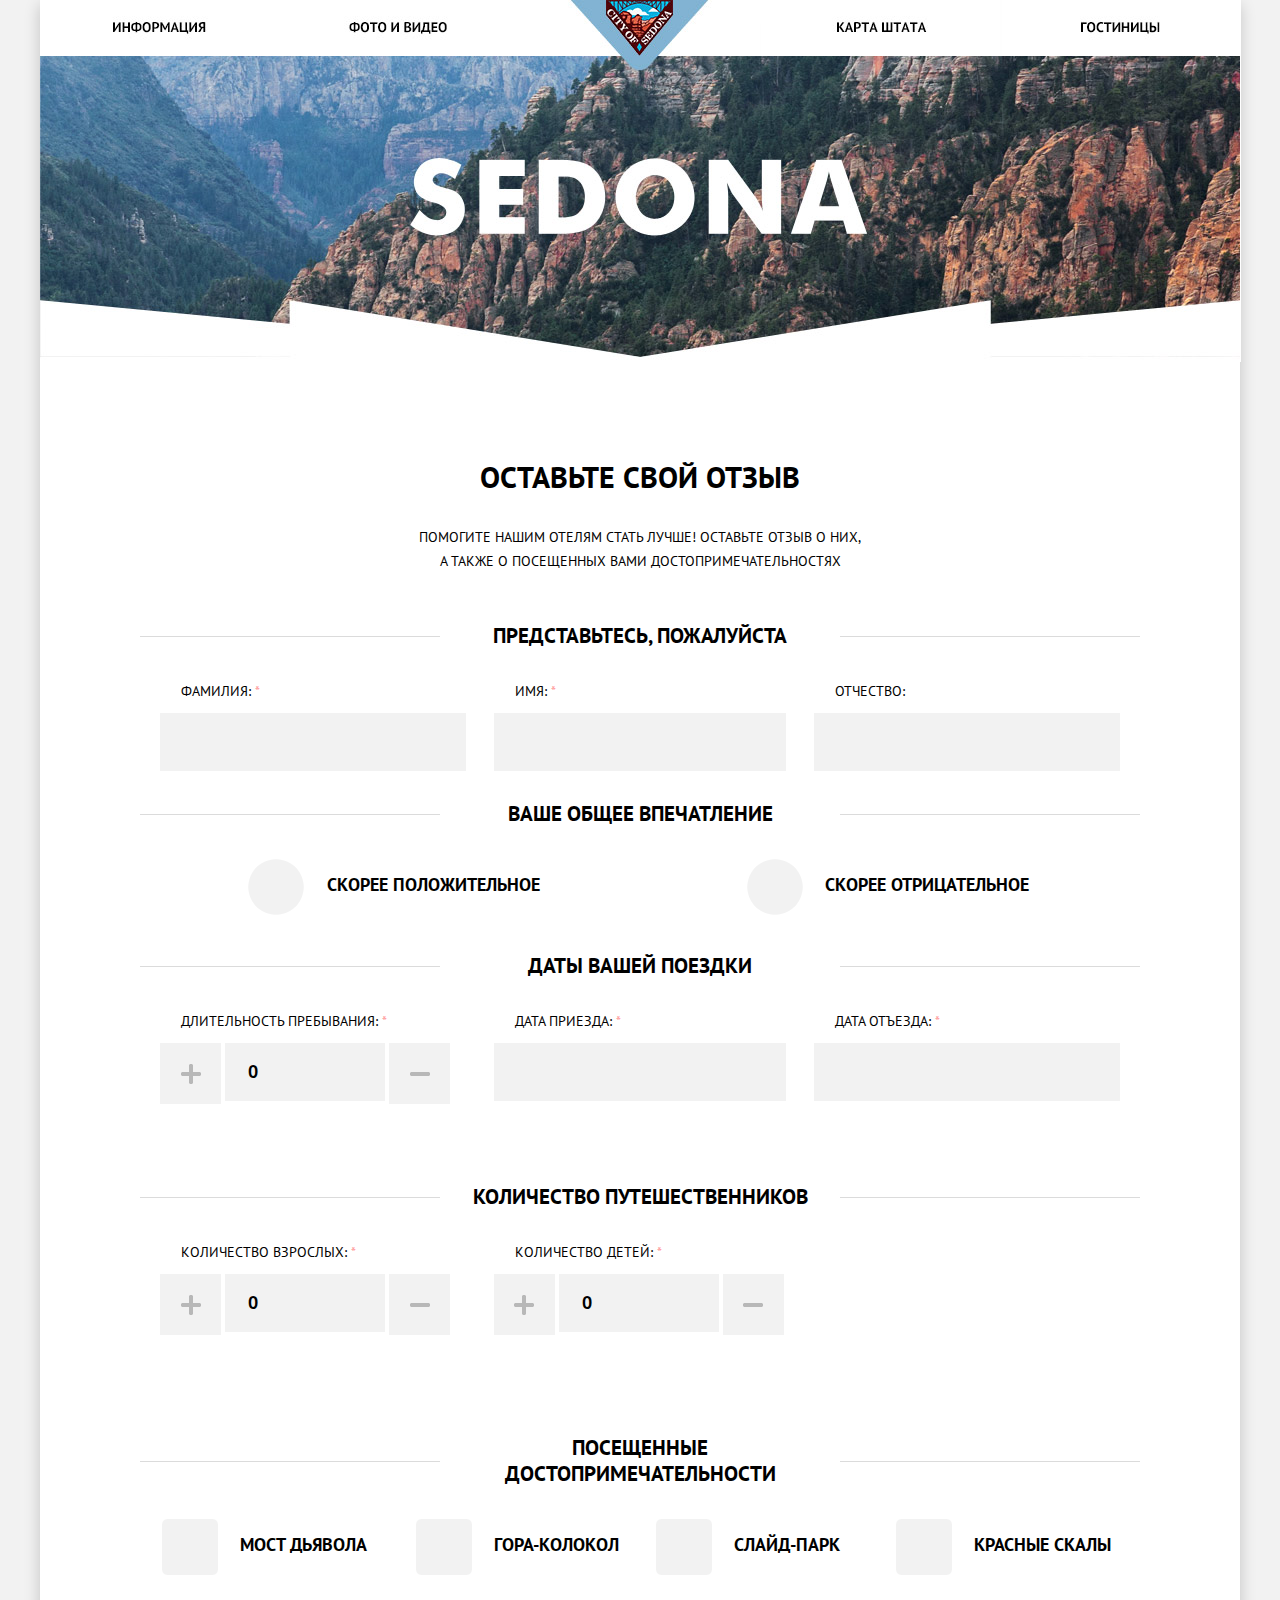
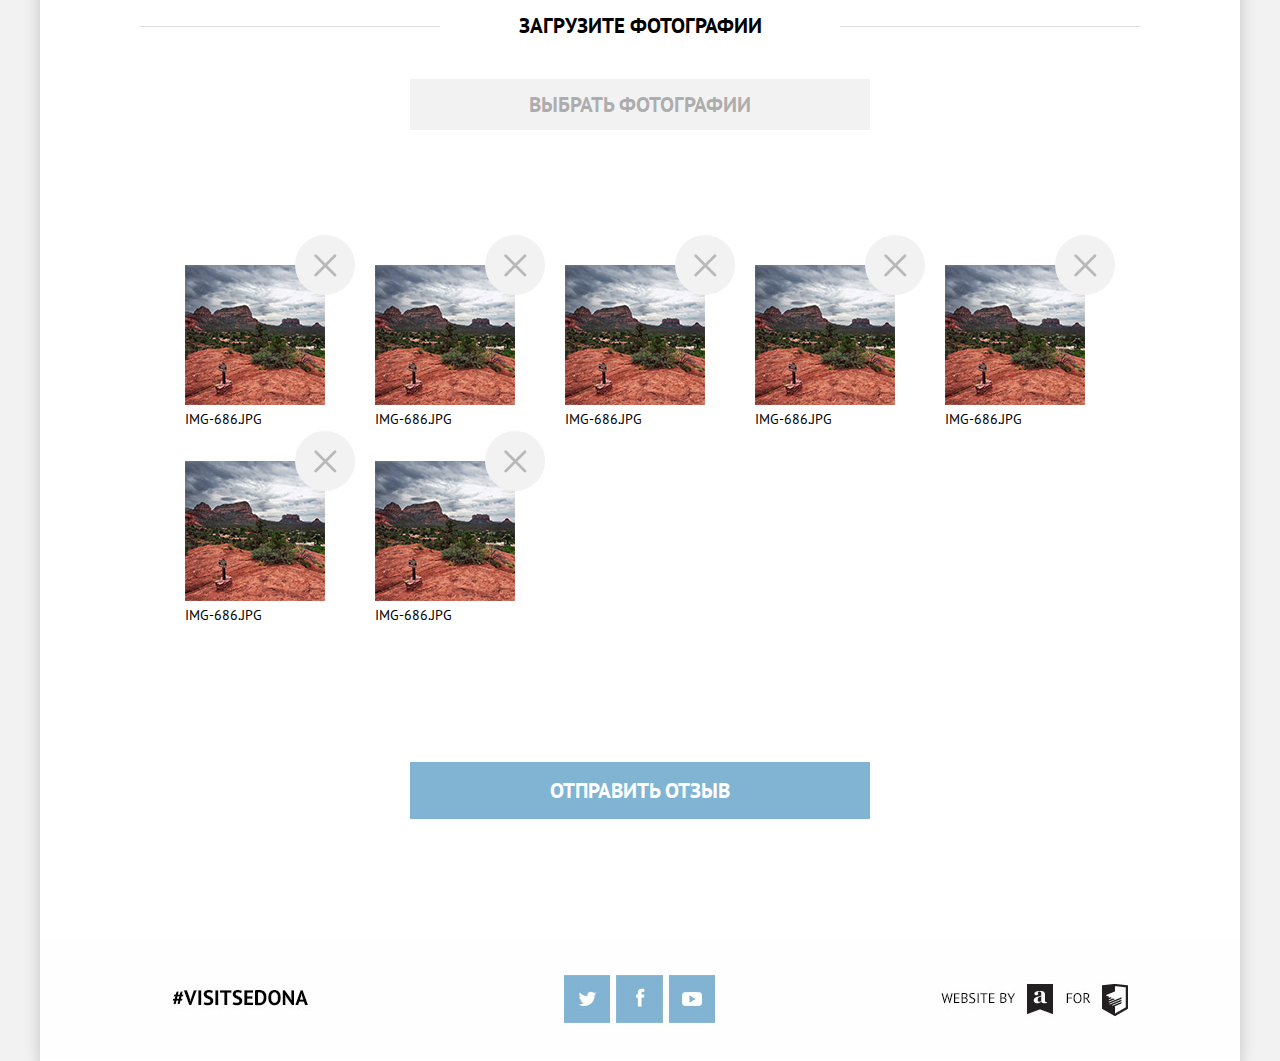
<file: sedona-js/index.html>
<!DOCTYPE html>
<html>
<head>
	<meta charset="UTF-8">
	<title>Седона</title>
	<link href="http://fonts.googleapis.com/css?family=PT+Sans:400,700&subset=latin,cyrillic" rel="stylesheet">
	<link rel="stylesheet" href="css/style.css">
</head>
<body>

	<div class="wrapper">

		<div class="header">
			<img src="img/header.jpg" alt="">
		</div>

		<div class="container">

			<div class="main-header-text">
				<h1>Оставьте свой отзыв</h1>
			</div>

			<p class="after-header-text">Помогите нашим отелям стать лучше! оставьте отзыв о них,<br> а также о посещенных вами достопримечательностях</p>


			<form action="/echo" method="post" class="response">
				<div class="step step1">

					<h2>Представьтесь, пожалуйста</h2>

					<div class="row">
						<div class="col s-4">
							<label for="text1">Фамилия: <span>*</span></label>
							<input type="text" name="lastname" class="lastname" class="<!--error-->">
						</div>
						<div class="col s-4">
							<label for="text2">Имя: <span>*</span></label>
							<input type="text" name="firstname" class="firstname">
						</div>
						<div class="col s-4">
							<label for="text3">Отчество: </label>
							<input type="text" name="middlename" class="middlename">
						</div>
					</div>

					<h2>Ваше общее впечатление</h2>

					<div class="row radio-row">
						<div class="col s-6">
							<input type="radio" name="feedback">
							<label for="radio1">Скорее положительное</label>
						</div>
						<div class="col s-6">
							<input type="radio" name="feedback">
							<label for="radio2">Скорее отрицательное</label>
						</div>
					</div>

					<h2>Даты вашей поездки</h2>

					<div class="row">
						<div class="col s-4">
							<label for="text4">Длительность пребывания: <span>*</span></label>

							<div class="counter clearfix">
								<button class="counter-action plus js-plus">плюс</button>
								<input type="text" name="travel-time" class="travel-time counter-input" value="0">
								<button class="counter-action minus js-minus">минус</button>
							</div>

						</div>
						<div class="col s-4">
							<label for="text5">Дата приезда: <span>*</span></label>
							<input type="text" name="start-date" class="start-date">
						</div>
						<div class="col s-4">
							<label for="text6">Дата отъезда: <span>*</span></label>
							<input type="text" name="finish-date" class="finish-date">
						</div>
					</div>

				</div>

				<div class="step step2 same-row">

					<h2>Количество путешественников</h2>

					<div class="row">
						<div class="col s-4">
							<label for="text7">Количество взрослых: <span>*</span></label>
							<div class="counter clearfix">
								<button class="counter-action plus js-plus">плюс</button>
								<input type="text" name="people-count" class="people-count counter-input" value="0">
								<button class="counter-action minus js-minus">минус</button>
							</div>
						</div>
						<div class="col s-4">
							<label for="text8">Количество детей: <span>*</span></label>
							<div class="counter clearfix">
								<button class="counter-action plus js-plus">плюс</button>
								<input type="text" name="children-count" class="children-count counter-input" value="0">
								<button class="counter-action minus js-minus">минус</button>
							</div>
						</div>
						<div class="col s-4">
						</div>
					</div>

					<!-- <div class="row">
						<div class="col s-4">
							<label for="text8">Фамилия взрослого №1: <span>*</span></label>
							<input type="text" id="text8">
						</div>
						<div class="col s-4">
							<label for="text9">Имя взрослого №1: <span>*</span></label>
							<input type="text" id="text9">
						</div>
						<div class="col s-4">
							<label for="text10">Отчество взрослого №1</label>
							<input type="text" id="text10">
						</div>
					</div> -->

					<!-- <div class="row">
						<div class="col s-4">
							<label for="text11">Фамилия взрослого №2: <span>*</span></label>
							<input type="text" id="text11">
						</div>
						<div class="col s-4">
							<label for="text12">Имя взрослого №2: <span>*</span></label>
							<input type="text" id="text12">
						</div>
						<div class="col s-4">
							<label for="text13">Отчество взрослого №2</label>
							<input type="text" id="text13">
						</div>
					</div> -->

					<!-- <div class="row">
						<div class="col s-4">
							<label for="text14">Фамилия ребенка №1: <span>*</span></label>
							<input type="text" id="text14">
						</div>
						<div class="col s-4">
							<label for="text15">Имя ребенка №1: <span>*</span></label>
							<input type="text" id="text15">
						</div>
						<div class="col s-4">
							<label for="text16">Отчество ребенка №1</label>
							<input type="text" id="text16">
						</div>
					</div> -->

				</div>

				<!-- step 3-->
				<div class="step step3">

					<h2>Посещенные достопримечательности</h2>

					<div class="row">
						<div class="col s-3">
							<input type="checkbox" name="devil-bridge" class="devil-bridge" id="checkbox2">
							<label for="checkbox2">Мост Дьявола</label>
						</div>
						<div class="col s-3">
							<input type="checkbox" name="gore-bell" class="gore-bell" id="checkbox3">
							<label for="checkbox3">Гора-Колокол</label>
						</div>
						<div class="col s-3">
							<input type="checkbox" name="slide-park" class="slide-park" id="checkbox4">
							<label for="checkbox4">Слайд-парк</label>
						</div>
						<div class="col s-3">
							<input type="checkbox" name="red-rocks" class="red-rocks" id="checkbox5">
							<label for="checkbox5">Красные скалы</label>
						</div>
					</div>

					<h2>Загрузите фотографии</h2>

					<div class="file">
						<div class="btn">Выбрать фотографии</div>
						<input type="file" name="pictures" class="pictures" multiple>
					</div>

					<!-- <div class="drag-drop-area">перетащите фотографии сюда</div> -->

					<div class="photo-area clearfix">

						<div class="photo">
							<a href="#" class="delete-photo">удалить</a>
							<img src="img/photo.jpg" alt="">
							<p>IMG-686.jpg</p>
						</div>

						<div class="photo">
							<a href="#" class="delete-photo">удалить</a>
							<img src="img/photo.jpg" alt="">
							<p>IMG-686.jpg</p>
						</div>

						<div class="photo">
							<a href="#" class="delete-photo">удалить</a>
							<img src="img/photo.jpg" alt="">
							<p>IMG-686.jpg</p>
						</div>

						<div class="photo">
							<a href="#" class="delete-photo">удалить</a>
							<img src="img/photo.jpg" alt="">
							<p>IMG-686.jpg</p>
						</div>

						<div class="photo">
							<a href="#" class="delete-photo">удалить</a>
							<img src="img/photo.jpg" alt="">
							<p>IMG-686.jpg</p>
						</div>

						<div class="photo">
							<a href="#" class="delete-photo">удалить</a>
							<img src="img/photo.jpg" alt="">
							<p>IMG-686.jpg</p>
						</div>

						<div class="photo">
							<a href="#" class="delete-photo">удалить</a>
							<img src="img/photo.jpg" alt="">
							<p>IMG-686.jpg</p>
						</div>

					</div>

					<button class="btn active">Отправить отзыв</button>

				</div>
			</form>

		</div>

		<div class="footer">
			<img src="img/footer.jpg" alt="">
		</div>
	</div>

	<div class="overlay"></div>
	<div class="modal-wrapper">
		<div class="table-cell">
			<div class="modal-content">
				<div class="top">
					<p><span>Ваш отзыв отправлен!</span></p>
					<p>Спасибо за ваше участие, ваш отзыв уже поступил к нам. В ближайшее время мы опубликуем его на сайте.</p>
				</div>
				<div class="bottom">
					<button class="btn">Закрыть окно</button>
				</div>
			</div>
		</div>
	</div>

	<script src="js/script.js"></script>
</body>
</html>
</file>
<file: css/style.css>
html, body, div, span, applet, object, iframe, h1, h2, h3, h4, h5, h6, p, blockquote, pre, a, abbr, acronym, address, big, cite, code, del, dfn, em, img, ins, kbd, q, s, samp, small, strike, strong, sub, sup, tt, var, b, u, i, center, dl, dt, dd, ol, ul, li, fieldset, form, label, legend, table, caption, tbody, tfoot, thead, tr, th, td, article, aside, canvas, details, embed, figure, figcaption, footer, header, hgroup, menu, nav, output, ruby, section, summary, time, mark, audio, video {
  margin: 0;
  padding: 0;
  border: 0;
  font-size: 100%;
  font: inherit;
  vertical-align: baseline; }

article, aside, details, figcaption, figure, footer, header, hgroup, menu, nav, section {
  display: block; }

body {
  line-height: 1; }

ol, ul {
  list-style: none; }

blockquote, q {
  quotes: none; }

blockquote:before, blockquote:after, q:before, q:after {
  content: '';
  content: none; }

table {
  border-collapse: collapse;
  border-spacing: 0; }

/*! normalize.css v3.0.2 | MIT License | git.io/normalize */
/**
 * 1. Set default font family to sans-serif.
 * 2. Prevent iOS text size adjust after orientation change, without disabling
 *    user zoom.
 */
html {
  font-family: sans-serif;
  /* 1 */
  -ms-text-size-adjust: 100%;
  /* 2 */
  -webkit-text-size-adjust: 100%;
  /* 2 */ }

/**
 * Remove default margin.
 */
body {
  margin: 0; }

/* HTML5 display definitions
	 ========================================================================== */
/**
 * Correct `block` display not defined for any HTML5 element in IE 8/9.
 * Correct `block` display not defined for `details` or `summary` in IE 10/11
 * and Firefox.
 * Correct `block` display not defined for `main` in IE 11.
 */
article, aside, details, figcaption, figure, footer, header, hgroup, main, menu, nav, section, summary {
  display: block; }

/**
 * 1. Correct `inline-block` display not defined in IE 8/9.
 * 2. Normalize vertical alignment of `progress` in Chrome, Firefox, and Opera.
 */
audio, canvas, progress, video {
  display: inline-block;
  /* 1 */
  vertical-align: baseline;
  /* 2 */ }

/**
 * Prevent modern browsers from displaying `audio` without controls.
 * Remove excess height in iOS 5 devices.
 */
audio:not([controls]) {
  display: none;
  height: 0; }

/**
 * Address `[hidden]` styling not present in IE 8/9/10.
 * Hide the `template` element in IE 8/9/11, Safari, and Firefox < 22.
 */
[hidden], template {
  display: none; }

/* Links
	 ========================================================================== */
/**
 * Remove the gray background color from active links in IE 10.
 */
a {
  background-color: transparent; }

/**
 * Improve readability when focused and also mouse hovered in all browsers.
 */
a:active, a:hover {
  outline: 0; }

/* Text-level semantics
	 ========================================================================== */
/**
 * Address styling not present in IE 8/9/10/11, Safari, and Chrome.
 */
abbr[title] {
  border-bottom: 1px dotted; }

/**
 * Address style set to `bolder` in Firefox 4+, Safari, and Chrome.
 */
b, strong {
  font-weight: bold; }

/**
 * Address styling not present in Safari and Chrome.
 */
dfn {
  font-style: italic; }

/**
 * Address variable `h1` font-size and margin within `section` and `article`
 * contexts in Firefox 4+, Safari, and Chrome.
 */
h1 {
  font-size: 2em;
  margin: 0.67em 0; }

/**
 * Address styling not present in IE 8/9.
 */
mark {
  background: #ff0;
  color: #000; }

/**
 * Address inconsistent and variable font size in all browsers.
 */
small {
  font-size: 80%; }

/**
 * Prevent `sub` and `sup` affecting `line-height` in all browsers.
 */
sub, sup {
  font-size: 75%;
  line-height: 0;
  position: relative;
  vertical-align: baseline; }

sup {
  top: -0.5em; }

sub {
  bottom: -0.25em; }

/* Embedded content
	 ========================================================================== */
/**
 * Remove border when inside `a` element in IE 8/9/10.
 */
img {
  border: 0; }

/**
 * Correct overflow not hidden in IE 9/10/11.
 */
svg:not(:root) {
  overflow: hidden; }

/* Grouping content
	 ========================================================================== */
/**
 * Address margin not present in IE 8/9 and Safari.
 */
figure {
  margin: 1em 40px; }

/**
 * Address differences between Firefox and other browsers.
 */
hr {
  box-sizing: content-box;
  height: 0; }

/**
 * Contain overflow in all browsers.
 */
pre {
  overflow: auto; }

/**
 * Address odd `em`-unit font size rendering in all browsers.
 */
code, kbd, pre, samp {
  font-family: monospace, monospace;
  font-size: 1em; }

/* Forms
	 ========================================================================== */
/**
 * Known limitation: by default, Chrome and Safari on OS X allow very limited
 * styling of `select`, unless a `border` property is set.
 */
/**
 * 1. Correct color not being inherited.
 *    Known issue: affects color of disabled elements.
 * 2. Correct font properties not being inherited.
 * 3. Address margins set differently in Firefox 4+, Safari, and Chrome.
 */
button, input, optgroup, select, textarea {
  color: inherit;
  /* 1 */
  font: inherit;
  /* 2 */
  margin: 0;
  /* 3 */ }

/**
 * Address `overflow` set to `hidden` in IE 8/9/10/11.
 */
button {
  overflow: visible; }

/**
 * Address inconsistent `text-transform` inheritance for `button` and `select`.
 * All other form control elements do not inherit `text-transform` values.
 * Correct `button` style inheritance in Firefox, IE 8/9/10/11, and Opera.
 * Correct `select` style inheritance in Firefox.
 */
button, select {
  text-transform: none; }

/**
 * 1. Avoid the WebKit bug in Android 4.0.* where (2) destroys native `audio`
 *    and `video` controls.
 * 2. Correct inability to style clickable `input` types in iOS.
 * 3. Improve usability and consistency of cursor style between image-type
 *    `input` and others.
 */
button, html input[type="button"], input[type="reset"], input[type="submit"] {
  -webkit-appearance: button;
  /* 2 */
  cursor: pointer;
  /* 3 */ }

/**
 * Re-set default cursor for disabled elements.
 */
button[disabled], html input[disabled] {
  cursor: default; }

/**
 * Remove inner padding and border in Firefox 4+.
 */
button::-moz-focus-inner, input::-moz-focus-inner {
  border: 0;
  padding: 0; }

/**
 * Address Firefox 4+ setting `line-height` on `input` using `!important` in
 * the UA stylesheet.
 */
input {
  line-height: normal; }

/**
 * It's recommended that you don't attempt to style these elements.
 * Firefox's implementation doesn't respect box-sizing, padding, or width.
 *
 * 1. Address box sizing set to `content-box` in IE 8/9/10.
 * 2. Remove excess padding in IE 8/9/10.
 */
input[type="checkbox"], input[type="radio"] {
  box-sizing: border-box;
  /* 1 */
  padding: 0;
  /* 2 */ }

/**
 * Fix the cursor style for Chrome's increment/decrement buttons. For certain
 * `font-size` values of the `input`, it causes the cursor style of the
 * decrement button to change from `default` to `text`.
 */
input[type="number"]::-webkit-inner-spin-button, input[type="number"]::-webkit-outer-spin-button {
  height: auto; }

/**
 * 1. Address `appearance` set to `searchfield` in Safari and Chrome.
 * 2. Address `box-sizing` set to `border-box` in Safari and Chrome
 *    (include `-moz` to future-proof).
 */
input[type="search"] {
  -webkit-appearance: textfield;
  /* 1 */
  /* 2 */
  box-sizing: content-box; }

/**
 * Remove inner padding and search cancel button in Safari and Chrome on OS X.
 * Safari (but not Chrome) clips the cancel button when the search input has
 * padding (and `textfield` appearance).
 */
input[type="search"]::-webkit-search-cancel-button, input[type="search"]::-webkit-search-decoration {
  -webkit-appearance: none; }

/**
 * Define consistent border, margin, and padding.
 */
fieldset {
  border: 1px solid #c0c0c0;
  margin: 0 2px;
  padding: 0.35em 0.625em 0.75em; }

/**
 * 1. Correct `color` not being inherited in IE 8/9/10/11.
 * 2. Remove padding so people aren't caught out if they zero out fieldsets.
 */
legend {
  border: 0;
  /* 1 */
  padding: 0;
  /* 2 */ }

/**
 * Remove default vertical scrollbar in IE 8/9/10/11.
 */
textarea {
  overflow: auto; }

/**
 * Don't inherit the `font-weight` (applied by a rule above).
 * NOTE: the default cannot safely be changed in Chrome and Safari on OS X.
 */
optgroup {
  font-weight: bold; }

/* Tables
	 ========================================================================== */
/**
 * Remove most spacing between table cells.
 */
table {
  border-collapse: collapse;
  border-spacing: 0; }

td, th {
  padding: 0; }

body {
  font-family: "PT Sans", sans-serif;
  font-size: 14px;
  font-weight: normal;
  line-height: 1.86em;
  text-transform: uppercase; }

.wrapper {
  min-width: 320px;
  max-width: 1200px;
  margin: 0 auto; }

.mobile-menu-container {
  display: block;
  width: 100%; }
  .mobile-menu-container .mobile-menu__item {
    display: none;
    padding: 1%;
    text-align: center;
    background-color: #81b3d2;
    border-bottom: 1px solid #678fa8; }
    .mobile-menu-container .mobile-menu__item-link {
      font-size: 1.29em;
      line-height: 2.86em;
      color: #fff;
      text-decoration: none;
      text-transform: uppercase; }
    .mobile-menu-container .mobile-menu__item-close {
      float: right; }
      .mobile-menu-container .mobile-menu__item-close-svg {
        float: right;
        margin-top: 12px;
        background-color: #81b3d2;
        fill: #fff; }
    .mobile-menu-container .mobile-menu__item__open-svg {
      fill: #81b3d2; }
    .mobile-menu-container .mobile-menu__item:hover {
      background-color: #669ec0; }
    .mobile-menu-container .mobile-menu__item:active {
      color: #94b9d2;
      background-color: #5496bd; }
    .mobile-menu-container .mobile-menu__item:first-child {
      padding-left: 40px; }

.page-header {
  height: 56px;
  background-color: #fff; }

.top-menu {
  position: relative;
  min-height: 50px;
  padding: 1.3% 0;
  font-size: 0;
  list-style: none; }
  .top-menu__item {
    display: inline-block;
    width: 20%;
    box-sizing: border-box;
    margin: 0;
    font-size: 14px;
    font-weight: bold;
    text-align: center;
    vertical-align: bottom; }
    .top-menu__item-link {
      color: #000;
      text-decoration: none; }
      .top-menu__item-link:hover {
        color: #81b3d2; }
      .top-menu__item-link:active {
        color: #766357; }
    .top-menu__item-menu-open {
      display: none; }
  .top-menu__logo-link {
    position: absolute;
    top: 0;
    left: 44.2%; }
  .top-menu__logo-img {
    position: absolute;
    top: 0;
    left: 34px; }
  .top-menu__triangle-svg {
    fill: #81b3d2; }

.welcome {
  position: relative;
  z-index: -1;
  max-width: 100%;
  background: #fff url("../img/bg-welcome.jpg") no-repeat 50% -66px; }
  .welcome__img {
    display: block;
    max-width: 100%;
    height: auto;
    margin: 0 auto;
    padding-top: 54px; }
    .welcome__img:first-child {
      padding-top: 75px;
      fill: #81b3d2; }
    .welcome__img:nth-child(2) {
      padding-top: 5px;
      fill: #766357; }
    .welcome__img:nth-child(3), .welcome__img:nth-child(4) {
      fill: #fff; }
  .welcome__info {
    max-width: 500px;
    margin: 0 auto;
    padding-top: 4%;
    font-size: 1.5em;
    text-align: center; }
  .welcome__reasons {
    padding: 1%;
    padding-top: 3%;
    color: #333;
    text-align: center; }
  .welcome-container {
    position: relative;
    max-width: 1200px;
    min-height: 200px;
    margin-top: 85px;
    padding-top: 10px;
    background-color: #fff; }
    .welcome-container:before {
      position: absolute;
      top: -56px;
      left: 0;
      width: 100%;
      height: 65px;
      background: url("../img/bg-welcome-mask.png") no-repeat 50% 0;
      content: ""; }

.features {
  background-color: #fff; }
  .features-item {
    min-height: 256px; }
    .features-item-container {
      float: left;
      width: 33%;
      min-height: 256px;
      box-sizing: border-box;
      padding: 4% 5%;
      color: #fff;
      text-align: center;
      background-color: #81b3d2; }
    .features-item__title {
      width: 152px;
      margin: 0 auto;
      padding: 2%;
      font-size: 1.5em;
      font-weight: bold;
      text-align: center; }
    .features-item__number {
      padding: 3%;
      line-height: 1.5em; }
    .features-item__description {
      padding: 3%;
      line-height: 1.5em; }
    .features-item__img-container {
      float: right;
      width: 67%;
      height: 256px;
      box-sizing: border-box; }
    .features-item--image-left .features-item-container {
      float: right; }
    .features-item-small-container {
      min-height: 250px;
      margin: 0;
      font-size: 0;
      background-color: #eee; }
    .features-item-small {
      display: inline-block;
      width: 33.333%;
      min-height: 250px;
      box-sizing: border-box;
      padding: 3% 2%;
      font-size: 14px;
      text-align: center;
      vertical-align: middle; }
      .features-item-small__title {
        width: 45%;
        margin: 0 auto;
        padding: 2%;
        font-size: 1.5em;
        font-weight: bold;
        text-align: center; }
      .features-item-small__number {
        padding: 3%;
        line-height: 1.5em; }
      .features-item-small__description {
        max-width: 100%;
        padding: 3%;
        line-height: 1.5em; }

.advantages {
  min-height: 265px;
  margin: 35px 0; }
  .advantages__item {
    display: inline-block;
    width: 33.3333%;
    min-height: 200px;
    margin: -2px;
    padding: 30px 0;
    text-align: center;
    vertical-align: middle;
    background-color: #fff; }
    .advantages__item-title {
      padding: 4%;
      font-size: 1.5em;
      font-weight: bold; }
    .advantages__item-description {
      max-width: 80%;
      margin: 0 auto;
      line-height: 1.5em;
      text-align: center; }
    .advantages__item-svg {
      fill: #81b3d2; }

.visit-us {
  min-height: 250px;
  padding: 1%;
  padding-top: 25px; }
  .visit-us__title {
    padding: 2%;
    font-size: 2.14em;
    font-weight: bold;
    text-align: center; }
  .visit-us__info {
    width: 45%;
    margin: 0 auto;
    padding: 0 3%;
    line-height: 24px;
    text-align: center; }

.hotel-search {
  position: absolute;
  top: -122px;
  left: 1%;
  width: 100%;
  height: 100%;
  margin-top: 48px; }
  .hotel-search-container {
    position: relative;
    width: 100%;
    min-height: 600px;
    background: url("../img/bg-visit-us-map.jpg") no-repeat 50% 50%; }
  .hotel-search__header {
    max-width: 571px;
    height: 62px;
    margin: 0 auto;
    padding: 1% 0;
    font-size: 1.5em;
    font-weight: bold;
    color: #fff;
    text-align: center;
    background-color: #766357; }
    .hotel-search__header-title {
      padding: 4%; }
  .hotel-search__form {
    width: 470px;
    height: 290px;
    margin: 0 auto;
    padding: 50px;
    background-color: #fff;
    box-shadow: 1px 1px 1px #333; }
    .hotel-search__form-field {
      margin-bottom: 45px; }
      .hotel-search__form-field-container {
        display: inline-block;
        width: 233px;
        vertical-align: middle; }
      .hotel-search__form-field-label {
        font-weight: bold; }
        .hotel-search__form-field-label--children {
          margin-left: 25px;
          font-weight: bold; }
      .hotel-search__form-field-input {
        position: relative;
        width: 60%;
        height: 38px;
        font-size: 1em;
        font-weight: bold;
        text-align: center;
        background-color: #f2f2f2;
        border: none; }
        .hotel-search__form-field-input:hover {
          background-color: #ebebeb; }
        .hotel-search__form-field-input:focus {
          background-color: #fff;
          outline: 2px solid #e5e5e5; }
        .hotel-search__form-field-input--date {
          float: right;
          width: 300px;
          padding: 0 1%;
          text-align: left; }
        .hotel-search__form-field-input--number {
          display: inline-block;
          width: 36px;
          height: 36px; }
          .hotel-search__form-field-input--number-container {
            float: right; }
            .hotel-search__form-field-input--number-container-minus {
              float: left;
              width: 11px;
              height: 31px;
              padding: 4px 10px 3px;
              background-color: #f2f2f2; }
            .hotel-search__form-field-input--number-container-plus {
              float: right;
              width: 11px;
              height: 28px;
              padding: 7px 10px 3px;
              background-color: #f2f2f2; }
      .hotel-search__form-field:nth-child(3) label:first-child {
        margin-right: 36px; }
      .hotel-search__form-field:nth-child(3) label:nth-child(3) {
        margin-right: 8px; }
      .hotel-search__form-field:nth-child(3) input {
        width: 47px; }
    .hotel-search__form-submit {
      width: 100%;
      height: 60px;
      margin-top: 10px;
      font-size: 1.5em;
      font-weight: bold;
      color: #fff;
      text-transform: uppercase;
      background-color: #81b3d2;
      border: 0; }
      .hotel-search__form-submit:hover {
        background-color: #669ec0; }
      .hotel-search__form-submit:active {
        color: #94b9d2;
        background-color: #5496bd; }
    .hotel-search__form-calendar {
      float: right;
      width: 13px;
      height: 28px;
      padding: 7px 12px 3px 7px;
      background-color: #f2f2f2; }
    .hotel-search__form-minus-svg, .hotel-search__form-plus-svg, .hotel-search__form-calendar-svg {
      fill: #b2b2b2; }
      .hotel-search__form-minus-svg:hover, .hotel-search__form-plus-svg:hover, .hotel-search__form-calendar-svg:hover {
        fill: #000; }
      .hotel-search__form-minus-svg:active, .hotel-search__form-plus-svg:active, .hotel-search__form-calendar-svg:active {
        fill: #81b3d2; }

.page-footer {
  position: absolute;
  bottom: 0;
  left: 0;
  width: 100%;
  min-width: 650px;
  min-height: 50px;
  box-sizing: border-box;
  padding: 35px 2%;
  font-size: 0;
  background-color: rgba(255, 255, 255, 0.9); }
  .page-footer .twitter-tag {
    display: inline-block;
    width: 33%;
    font-size: 21px;
    font-weight: bold;
    text-align: center;
    vertical-align: bottom; }
  .page-footer .social-icons {
    display: inline-block;
    width: 33%;
    font-size: 14px;
    text-align: center;
    vertical-align: bottom; }
    .page-footer .social-icons__svg {
      fill: #fff; }
      .page-footer .social-icons__svg:active {
        fill: #88b6d1; }
    .page-footer .social-icons__item-link-img {
      display: inline-block;
      width: 21px;
      height: 21px;
      padding: 12px;
      vertical-align: bottom;
      background-color: #81b3d2; }
      .page-footer .social-icons__item-link-img:hover {
        background-color: #669ec0; }
      .page-footer .social-icons__item-link-img:active {
        background-color: #5496bd; }
  .page-footer .copyright {
    display: inline-block;
    width: 33%;
    min-width: 190px;
    font-size: 14px;
    text-align: center;
    vertical-align: middle; }
    .page-footer .copyright__by-img, .page-footer .copyright__for-img {
      display: inline-block;
      width: 30px;
      height: 32px;
      margin-top: 15px;
      vertical-align: bottom; }
    .page-footer .copyright__by:hover {
      fill: #81b3d2; }
    .page-footer .copyright__by:active {
      fill: #bdbbbc; }
    .page-footer .copyright__for:hover {
      fill: #81b3d2; }
    .page-footer .copyright__for:active {
      fill: #bdbbbc; }

@media (max-width: 768px) {
  .top-menu {
    box-sizing: border-box;
    padding: 2% 0; }
    .top-menu__item {
      vertical-align: bottom; }
    .top-menu__logo-link {
      position: absolute;
      top: 0;
      left: 41%; }

  .welcome-container:before {
    top: -36px;
    background: url("../img/bg-welcome-mask-tablet.png") no-repeat 50% 0; }

  .advantages__item-description {
    width: 65%; }

  .features-item-small {
    padding: 5% 0; }

  .visit-us {
    padding-top: 20px; }
 }

@media (max-width: 460px) {
  .top-menu {
    background-color: #fff; }
    .top-menu__item {
      display: none; }
      .top-menu__item:nth-child(3) {
        display: block; }
      .top-menu__item-menu-open {
        margin-top: 8px;
        display: block;
        float: right; }
    .top-menu__logo-link {
      left: 30%;
      display: block; }

  .welcome {
    width: auto;
    background: url("../img/bg-welcome.jpg") no-repeat 50% -62px; }
    .welcome-container {
      max-width: 460px;
      min-width: 320px;
      margin-top: 50px; }
      .welcome-container:before {
        top: -36px;
        background: url("../img/bg-welcome-mask-tablet.png") no-repeat 50% 0; }
    .welcome__img {
      max-width: 90%; }
      .welcome__img:nth-child(2n) {
        max-width: 70%; }
      .welcome__img:nth-child(1) {
        max-width: 50%; }
    .welcome__info {
      padding: 4% 8%;
      padding-top: 7%;
      font-size: 1.29em;
      font-weight: bold;
      line-height: 1.6em; }
    .welcome__reasons {
      padding: 4% 5%;
      padding-bottom: 13%; }

  .features {
    width: 100%;
    position: relative; }
    .features-item__title {
      width: 90%;
      padding: 1%;
      font-size: 1.29em; }
    .features-item__description {
      padding: 2.5% 2%; }
    .features-item-container {
      display: block;
      float: none;
      width: 100%;
      min-height: 200px;
      padding: 10% 2%; }
    .features-item__img-container {
      display: block;
      float: none;
      min-width: 320px;
      max-width: 460px;
      height: 260px;
      overflow: hidden; }
    .features-item__img {
      display: block;
      width: 100%;
      height: auto; }
      .features-item__img-container {
        width: 100%; }
    .features-item-small {
      display: block;
      width: 100%;
      min-height: 50px;
      padding: 6%;
      border-bottom: 1px solid #ddd; }
      .features-item-small:last-child {
        border: none; }
      .features-item-small-container {
        display: block;
        padding: 6% 8%; }
      .features-item-small__title {
        width: 90%;
        padding: 0;
        font-size: 1.29em; }
      .features-item-small__number {
        padding: 5%; }
      .features-item-small__description {
        padding: 2%; }
    .features:before {
      position: absolute;
      top: -53px;
      left: 0;
      z-index: -1;
      width: 460px;
      height: 54px;
      background: #81b3d2 url("../img/bg-welcome-mask-mobile.png") no-repeat 50% 0;
      background-size: 100%;
      content: ""; }

  .advantages__item {
    display: block;
    width: 100%;
    min-height: 90px;
    padding: 3%; }
    .advantages__item-svg {
      float: left;
      width: 37px;
      height: 37px;
      padding: 1%; }
    .advantages__item-title {
      display: inline-block;
      width: 80%;
      padding: 1%;
      padding-bottom: 2%;
      font-size: 1.29em;
      text-align: left; }
    .advantages__item-description {
      width: 65%;
      margin-left: 49px;
      padding: 1%;
      color: #333;
      text-align: left; }

  .visit-us {
    min-height: 210px;
    padding-top: 30px; }
    .visit-us__title {
      padding: 3%;
      font-size: 1.5em; }
    .visit-us__info {
      width: 90%;
      padding: 2%; }

  .hotel-search {
    overflow: hidden;
    margin-left: -3px;
    padding: 0; }
    .hotel-search-container {
      min-height: 1030px;
      background: url("../img/bg-visit-us-map.jpg") no-repeat 50% 102%; }
    .hotel-search__header {
      width: 100%;
      padding-top: 3%; }
      .hotel-search__header-title {
        font-size: 18px; }
    .hotel-search__form {
      width: 100%;
      min-height: 415px;
      padding: 2%;
      box-shadow: none; }
      .hotel-search__form-calendar {
        float: none;
        display: inline-block;
        height: 28px;
        background-color: #f2f2f2; }
      .hotel-search__form--mobile {
        width: 100%; }
      .hotel-search__form-field {
        margin: 0;
        padding: 2%;
        padding-right: 5%; }
        .hotel-search__form-field-label {
          display: block;
          margin: 0;
          padding: 2%; }
        .hotel-search__form-field-input {
          float: left;
          width: 89%;
          margin: 0;
          padding: 0; }
          .hotel-search__form-field-input--number {
            height: 38px;
            margin-left: -2px; }
            .hotel-search__form-field-input--number-container {
              width: 75%;
              margin: 0; }
              .hotel-search__form-field-input--number-container-plus {
                float: left; }
              .hotel-search__form-field-input--number-container-minus {
                margin-left: -33px; }
        .hotel-search__form-field-container {
          width: 50%;
          padding-bottom: 10%; }
          .hotel-search__form-field-container:first-child {
            float: left; }
          .hotel-search__form-field-container:last-child {
            float: right; }
      .hotel-search__form-submit {
        width: 95%;
        margin: 0;
        margin: 0 auto; }

  .page-footer {
    min-width: 320px;
    box-sizing: border-box;
    padding: 8% 6%; }
    .page-footer .twitter-tag {
      display: block;
      width: 70%;
      margin: 0 auto; }
    .page-footer .social-icons {
      display: block;
      width: 70%;
      margin: 0 auto;
      padding: 30px 0; }
    .page-footer .copyright {
      display: block;
      width: 70%;
      margin: 0 auto; }
 }

@media (min--moz-device-pixel-ratio: 1.5), (-o-min-device-pixel-ratio: 3/2), (-webkit-min-device-pixel-ratio: 1.5), (min-resolution: 1.5dppx) {
  .welcome {
    background: #fff url("../img/bg-welcome-retina.jpg") no-repeat 50% -8px;
    background-size: 99.9%; }
 }
</file>
<file: sedona-js/css/style.css>
@charset "UTF-8";
/* 
	compile file
*/
/* start the foundation style */
/* RESET */
html, body, div, span, applet, object, iframe,
h1, h2, h3, h4, h5, h6, p, blockquote, pre,
a, abbr, acronym, address, big, cite, code,
del, dfn, em, img, ins, kbd, q, s, samp,
small, strike, strong, sub, sup, tt, var,
b, u, i, center,
dl, dt, dd, ol, ul, li,
fieldset, form, label, legend,
table, caption, tbody, tfoot, thead, tr, th, td,
article, aside, canvas, details, embed,
figure, figcaption, footer, header, hgroup,
menu, nav, output, ruby, section, summary,
time, mark, audio, video {
  margin: 0;
  padding: 0;
  border: 0;
  font-size: 100%;
  font: inherit;
  vertical-align: baseline;
}

/* HTML5 display-role reset for older browsers */
article, aside, details, figcaption, figure,
footer, header, hgroup, menu, nav, section {
  display: block;
}

body {
  line-height: 1;
}

ol, ul {
  list-style: none;
}

blockquote, q {
  quotes: none;
}

blockquote:before, blockquote:after,
q:before, q:after {
  content: '';
  content: none;
}

table {
  border-collapse: collapse;
  border-spacing: 0;
}

/* start the base fraimwork styles. Can include base construction - forms/buttins/navigation and other */
/* modul section */
.col {
  float: left;
  padding: 0 14px;
  min-height: 1px;
}

.row--inline {
  font-size: 0;
}
.row--inline > .col {
  float: none;
}
.row--inline > .col:first-child {
  padding: 0 13px;
}
.row--inline > .col:last-child {
  padding: 0 13px;
}
.row--inline:after {
  display: none;
}
.row .col:first-child {
  padding-left: 0px;
}
.row .col:last-child {
  padding-right: 0px;
}
.row .single {
  margin: 0 auto;
  float: none;
}

.text-right {
  text-align: right;
}

.s-1 {
  width: 8.33%;
}

.s-2 {
  width: 16.66%;
}

.s-3 {
  width: 25%;
}

.s-4 {
  width: 33.33%;
}

.s-5 {
  width: 41.66%;
}

.s-6 {
  width: 50%;
}

.s-7 {
  width: 58.33%;
}

.s-8 {
  width: 66.66%;
}

.s-9 {
  width: 75%;
}

.s-10 {
  width: 83.11%;
}

.s-11 {
  width: 91.66%;
}

.s-12 {
  width: 100%;
}

.s-20 {
  width: 20%;
}

/* main fraimwork start here */
.inbox, .col, i, .ico {
  box-sizing: border-box;
}

.to-left {
  float: left;
}

.to-right {
  float: right;
}

.inline, .row--inline > .col, i, .ico, form input[type='text'],
form textarea,
form select,
form input[type='password'], form label, form input[type="checkbox"] + label,
form input[type="radio"] + label, .progress li, .progress span, .counter-action {
  display: inline-block;
  *display: inline;
  vertical-align: top;
  zoom: 1;
}

.clear, .row:after, .clearfix:after {
  content: " ";
  display: block;
  height: 0;
  clear: both;
  overflow: hidden;
  visibility: hidden;
}

/* i ico*/
i, .ico {
  font-size: 0;
  text-indent: -9999px;
}

/* colors */
/* basic typography */
body {
  font-family: 'PT Sans', sans-serif;
  color: #000;
  text-transform: uppercase;
}

h1 {
  font-size: 30px;
  line-height: 26px;
  font-weight: 800;
  text-align: center;
  padding: 10px 0;
  position: relative;
}

h2 {
  font-size: 21px;
  line-height: 26px;
  position: relative;
  text-align: center;
  font-weight: 800;
  width: 400px;
  margin: 30px auto;
}
h2:before, h2:after {
  content: "";
  display: block;
  border-bottom: 1px solid #dbdbdb;
  width: 300px;
  position: absolute;
  top: 50%;
}
h2:before {
  left: -300px;
}
h2:after {
  right: -300px;
}

p, li, span, label {
  font-size: 14px;
  line-height: 24px;
}

strong, b {
  font-weight: 800;
}

/* form style input and other */
form {
   /* button:disabled{
        opacity: .4;

        &:hover{
            opacity: .4;
        }
    }*/
}
form input[type='text'],
form textarea,
form select,
form input[type='password'] {
  box-sizing: border-box;
  outline: none;
  background: #f2f2f2;
  font-family: 'PT Sans', sans-serif;
  font-weight: 800;
  font-size: 18px;
  line-height: 20px;
  padding: 18px 22px;
  color: #000;
  text-transform: none;
  width: 100%;
  box-shadow: none;
  border: none;
  border: 1px solid #f2f2f2;
}
form input[type='text']:focus,
form textarea:focus,
form select:focus,
form input[type='password']:focus {
  background: #e5e5e5;
}
form input[type='text'].error,
form textarea.error,
form select.error,
form input[type='password'].error {
  border: 1px solid red;
}
form label {
  cursor: pointer;
  padding-left: 21px;
  margin-bottom: 10px;
}
form label span {
  color: #ffa1a1;
}
form button {
  cursor: pointer;
  -webkit-box-sizing: border-box;
  -moz-box-sizing: border-box;
  box-sizing: border-box;
  outline: none;
  font-family: 'PT Sans', sans-serif;
}
form input[type="checkbox"],
form input[type="radio"] {
  display: none;
}
form input[type="checkbox"] + label,
form input[type="radio"] + label {
  line-height: 56px;
  padding-left: 80px;
  cursor: pointer;
  font-size: 18px;
  font-weight: 800;
  color: #000;
  position: relative;
}
form input[type="checkbox"] + label:hover,
form input[type="radio"] + label:hover {
  opacity: .8;
}
form input[type="checkbox"] + label::before,
form input[type="radio"] + label::before {
  content: "";
  display: block;
  height: 59px;
  width: 59px;
  position: absolute;
  top: 0;
  left: 0;
}
form input[type="checkbox"] + label::before {
  background: url(img/ico-checkbox.png) no-repeat center;
}
form input[type="radio"] + label::before {
  background: url(img/ico-radio.png) no-repeat center;
}
form input[type="checkbox"]:checked + label::before {
  background: url(img/ico-checkbox-active.png) no-repeat center;
}
form input[type="radio"]:checked + label::before {
  background: url(img/ico-radio--active.png) no-repeat center;
}
form input[type="checkbox"]:disabled + label,
form input[type="radio"]:disabled + label {
  opacity: .3;
}
form .no-label {
  padding-top: 34px;
}
form .file {
  position: relative;
}
form .file .btn {
  cursor: pointer;
  background: #f2f2f2;
  color: rgba(0, 0, 0, 0.3);
  width: 460px;
}
form .file .btn:hover {
  background: #d8d8d8;
}
form input[type='file'] {
  position: absolute;
  top: 0;
  left: 50%;
  margin-left: -230px;
  width: 460px;
  height: 50px;
  outline: none;
  opacity: 0;
  cursor: pointer;
}

.drag-drop-area {
  cursor: default;
}

/* btn styles */
.btn {
  display: block;
  margin: 40px auto;
  -webkit-box-sizing: border-box;
  -moz-box-sizing: border-box;
  box-sizing: border-box;
  text-align: center;
  padding: 15px 20px;
  text-decoration: none;
  border: none;
  min-width: 460px;
  font-size: 21px;
  color: #fff;
  font-weight: 800;
  text-transform: uppercase;
  background: #81b3d2;
  font-family: 'PT Sans', sans-serif;
}
.btn:disabled {
  opacity: .4;
}
.btn:disabled:hover {
  opacity: .4;
  background: #81b3d2;
}
.btn:hover {
  background: #5b9cc5;
}
.btn:active {
  background: #3e84af;
}
.btn.spinner {
  position: relative;
}
.btn.spinner:after {
  content: "";
  display: block;
  width: 28px;
  height: 28px;
  background: url(img/spinner.gif) no-repeat center;
  position: absolute;
  top: 50%;
  margin-top: -14px;
  right: 20px;
  display: none;
}
.btn.spinner.active:after {
  display: block;
}
.btn.spinner:hover {
  background: #81b3d2;
  opacity: .8;
}
.btn.spinner:disabled:after {
  display: none;
}
.btn.spinner:disabled.active:after {
  display: none;
}

/* 
	start the project modules like a pages 
*/
body {
  background: #f2f2f2;
}

.wrapper {
  width: 1200px;
  margin: 0 auto;
  box-shadow: 0 5px 15px rgba(0, 0, 0, 0.2);
  background: #fff;
}

.container {
  width: 960px;
  margin: 0 auto;
}

.header {
  margin-bottom: 90px;
}

.main-header-text {
  position: relative;
}

.after-header-text {
  text-align: center;
  padding: 25px 0 20px;
}

/* progress */
.progress {
  font-weight: 300;
  font-size: 0;
  position: absolute;
  right: 0;
  top: 12px;
}
.progress li {
  margin-left: 10px;
}
.progress li:first-child {
  margin-right: 10px;
}
.progress span {
  margin-top: 7px;
  width: 10px;
  height: 10px;
  border-radius: 50%;
  background: #e5e5e5;
}
.progress span.active {
  background: #81b3d2;
}

/* */
.radio-row .col {
  text-align: center;
}

/* counter */
.counter-action {
  width: 61px;
  height: 61px;
  background-color: #f2f2f2;
  border: none;
  box-shadow: none;
  cursor: pointer;
  font-size: 0;
}
.counter-action:hover {
  background-color: #e5e5e5;
}
.counter-action.plus {
  background-image: url(img/ico-action-plus.png);
  background-repeat: no-repeat;
  background-position: center;
}
.counter-action.minus { 
  background-image: url(img/ico-action-minus.png);
  background-repeat: no-repeat;
  background-position: center;
}

.counter-input {
  width: 160px !important;
  position: relative;
}
.counter-input:after {
  content: "дн.";
  font-size: 18px;
  line-height: 26px;
  color: rgba(0, 0, 0, 0.3);
  position: absolute;
  top: 17px;
  right: 20px;
}

/*step*/
.step {
  padding-bottom: 50px;
}

.same-row .row {
  margin-bottom: 20px;
}

.photo-area {
  padding: 80px 0;
}
.photo-area .photo {
  width: 140px;
  margin: 15px 25px;
  position: relative;
  float: left;
}
.photo-area .photo .delete-photo {
  font-size: 0;
  width: 60px;
  height: 60px;
  border-radius: 50%;
  background-color: #f2f2f2;
  background-image: url(img/ico-action-delete.png);
  background-position: center;
  background-repeat: no-repeat;
  position: absolute;
  top: -30px;
  right: -30px;
}
.photo-area .photo .delete-photo:hover {
  background-color: #d8d8d8;
}
.photo-area .photo img {
  width: 100%;
}

.drag-drop-area {
  display: block;
  margin: 40px auto;
  -webkit-box-sizing: border-box;
  -moz-box-sizing: border-box;
  box-sizing: border-box;
  text-align: center;
  padding: 15px 0;
  text-decoration: none;
  border: 3px dashed #81b3d2;
  width: 100%;
  min-height: 100px;
  line-height: 100px;
  font-size: 21px;
  color: #000;
  font-weight: 800;
  text-transform: uppercase;
  background: none;
  font-family: 'PT Sans', sans-serif;
}
.drag-drop-area:hover {
  opacity: .7;
}

/* modal */
body, html {
  width: 100%;
  height: 100%;
}

.overlay {
  width: 100%;
  height: 100%;
  background: rgba(0, 0, 0, 0.5);
  position: fixed;
  top: 0;
  left: 0;
  display: none;
}
.overlay.active {
  display: block;
}

.modal-wrapper {
  width: 100%;
  height: 100%;
  position: fixed;
  top: 0;
  left: 0;
  display: none;
}
.modal-wrapper.active {
  display: table;
}

.table-cell {
  width: 100%;
  height: 100%;
  display: table-cell;
  vertical-align: middle;
}

.modal-content {
  width: 640px;
  margin: 0 auto;
}
.modal-content .top {
  background: #fff;
  padding: 50px 100px 0;
  box-sizing: border-box;
  text-align: center;
}
.modal-content .top p {
  padding-bottom: 30px;
}
.modal-content .top p span {
  font-size: 30px;
  line-height: 30px;
  font-weight: 800;
  color: #000;
}
.modal-content .bottom {
  padding: 40px 90px;
  background: #f2f2f2;
}
.modal-content .bottom .btn {
  margin: 0;
  cursor: pointer;
}

.footer {
  margin-top: 30px;
}

/*# sourceMappingURL=style.css.map */
</file>
